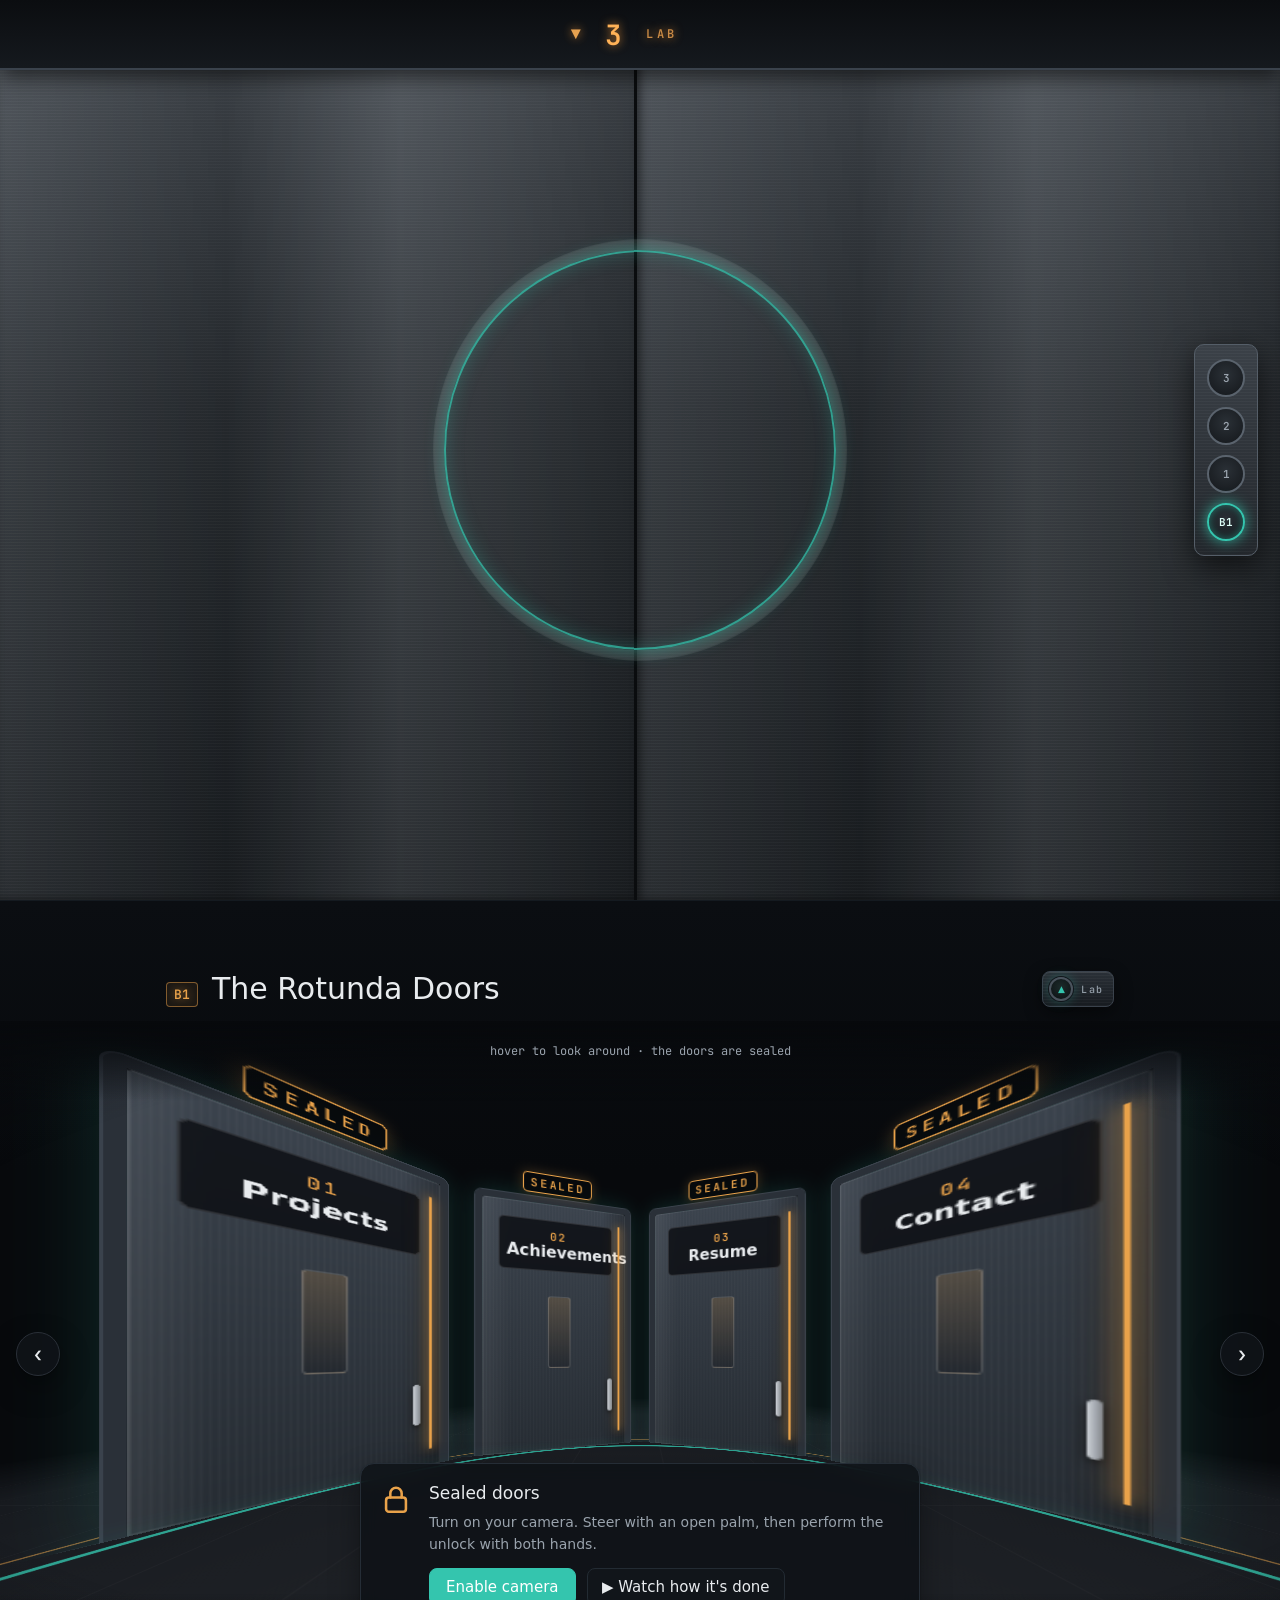
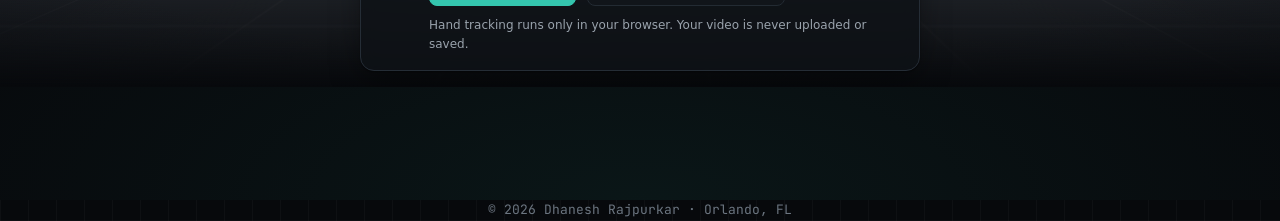
<file: index.html>
<!doctype html>
<html lang="en">
<head>
<meta charset="utf-8">
<meta name="viewport" content="width=device-width, initial-scale=1">
<title>Dhanesh Rajpurkar</title>
<meta name="description" content="Dhanesh Rajpurkar — Electrical Engineering student at UCF. Hardware, embedded systems, CAD, and AI projects.">
<meta property="og:title" content="Dhanesh Rajpurkar — EE @ UCF">
<meta property="og:description" content="Hardware + software builder. Projects, achievements, and resume.">
<link rel="preconnect" href="https://fonts.googleapis.com">
<link rel="preconnect" href="https://fonts.gstatic.com" crossorigin>
<link href="https://fonts.googleapis.com/css2?family=JetBrains+Mono:wght@400;600&display=swap" rel="stylesheet" media="print" onload="this.media='all'"><!-- loads in the background; never blocks the page -->
<link rel="stylesheet" href="styles.css">
<script type="importmap">{ "imports": { "three": "https://cdn.jsdelivr.net/npm/three@0.160.0/build/three.module.js" } }</script>
<script>
  (function () {
    var d = document.documentElement;
    try { var t = localStorage.getItem('theme'); if (t) d.dataset.theme = t; } catch (e) {}
    try { if (window.top === window && sessionStorage.getItem('handNav') === 'on') d.classList.add('shell'); } catch (e) {}
    var reduce = matchMedia('(prefers-reduced-motion: reduce)').matches;
    // Lite mode: weaker computers skip the opening scenes and the live 3D lab, so the page shows up right away.
    // ?full in the address forces the full version; ?lite forces the light one.
    var lite = false;
    try {
      var mem = navigator.deviceMemory, cores = navigator.hardwareConcurrency, net = navigator.connection;
      if ((mem && mem <= 4) || (cores && cores <= 4) || (net && (net.saveData || /2g/.test(net.effectiveType || '')))) lite = true;
      if (localStorage.getItem('lite') === '1') lite = true;          // set by the 3D lab after it ran too slowly here
      if (/[?&]lite\b/.test(location.search)) lite = true;
      if (/[?&]full\b/.test(location.search)) { lite = false; localStorage.removeItem('lite'); }
    } catch (e) {}
    if (lite) { d.classList.add('lite'); reduce = true; }            // lite = treat like reduced motion: no intro
    var seen = false;
    try { seen = sessionStorage.getItem('introSeen') === '1'; sessionStorage.removeItem('viaDoor'); } catch (e) {}
    if (!seen && !reduce && !d.classList.contains('shell')) d.classList.add('intro'); // lock intro plays once per visit
    var reelSeen = false; try { reelSeen = sessionStorage.getItem('reelSeen') === '1'; } catch (e) {}
    if (d.classList.contains('intro') && !reelSeen) d.classList.add('reel');           // space reel plays before it
    // Fallback: the black reel screen is plain HTML/CSS, but drawing it and skipping it need reel.js.
    // If reel.js hasn't started (slow or blocked download), let a click/key skip anyway, and give up after 6 s.
    function bail() { if (window.__reelStarted) return; d.classList.remove('reel', 'intro');
      try { sessionStorage.setItem('reelSeen', '1'); sessionStorage.setItem('introSeen', '1'); } catch (e) {} }
    if (d.classList.contains('intro')) {
      addEventListener('click', bail, true); addEventListener('keydown', bail, true);
      setTimeout(bail, 6000);
    }
  })();
</script>
<script src="site.js" defer></script>
<script src="media/eyes.js" defer></script>
<script src="reel.js" defer></script>
<script src="lab.js" defer></script>
<script src="elevator.js" defer></script>
<script src="gesture-core.js" defer></script>
<script src="handcam.js" defer></script>
<script src="handnav.js" defer></script>
<script src="gesture.js" defer></script>
<script src="media/demo-data.js" defer></script>
<script src="demo.js" defer></script>
</head>
<body class="home">

<div id="reel" aria-hidden="true" title="Click to skip">
  <canvas></canvas>
  <div class="reel-skip">click or press any key to skip</div>
</div>

<div id="intro" aria-hidden="true" title="Click to skip">
  <div class="idoor l"></div>
  <div class="idoor r"></div>
  <svg viewBox="0 0 1000 1000" preserveAspectRatio="xMidYMid slice">
    <path class="tr" pathLength="1" d="M0 500 H300 L340 545 H440"/>
    <path class="tr" pathLength="1" d="M1000 500 H700 L660 545 H560"/>
    <path class="tr dim" pathLength="1" d="M1000 820 H800 L740 760 H690"/>
    <path class="tr" pathLength="1" d="M620 0 V180 L560 240 V300"/>
    <path class="tr dim" pathLength="1" d="M0 800 H180 L240 740 H330"/>
    <path class="tr dim" pathLength="1" d="M1000 240 H820 L760 300 H680"/>
    <circle class="pad" cx="440" cy="545" r="7"/>
    <circle class="pad" cx="560" cy="545" r="7"/>
    <circle class="pad" cx="690" cy="760" r="6"/>
    <circle class="pad" cx="560" cy="300" r="6"/>
    <circle class="pad" cx="330" cy="740" r="6"/>
    <circle class="pad" cx="680" cy="300" r="6"/>
    <!-- the iris ring the opening scene dives into; traces charge it, then it opens -->
    <circle class="iris-glow" cx="500" cy="545" r="95"/>
    <circle class="iris-core" cx="500" cy="545" r="38"/>
    <g class="iris-spokes"><line x1="543.0" y1="545.0" x2="555.0" y2="545.0"/><line x1="537.2" y1="566.5" x2="547.6" y2="572.5"/><line x1="521.5" y1="582.2" x2="527.5" y2="592.6"/><line x1="500.0" y1="588.0" x2="500.0" y2="600.0"/><line x1="478.5" y1="582.2" x2="472.5" y2="592.6"/><line x1="462.8" y1="566.5" x2="452.4" y2="572.5"/><line x1="457.0" y1="545.0" x2="445.0" y2="545.0"/><line x1="462.8" y1="523.5" x2="452.4" y2="517.5"/><line x1="478.5" y1="507.8" x2="472.5" y2="497.4"/><line x1="500.0" y1="502.0" x2="500.0" y2="490.0"/><line x1="521.5" y1="507.8" x2="527.5" y2="497.4"/><line x1="537.2" y1="523.5" x2="547.6" y2="517.5"/></g>
    <circle class="iris-ring" cx="500" cy="545" r="60" pathLength="1"/>
    <text class="cap a" x="500" y="660">DHANESH.R // UNLOCKING</text>
    <text class="cap b" x="500" y="660">ACCESS GRANTED</text>
  </svg>
  <div class="skip">click or press any key to skip</div>
</div>

<nav>
  <div class="wrap">
    <button class="theme-toggle" id="themeToggle" aria-label="Toggle color theme">◐ theme</button>
  </div>
</nav>

<main>
  <!-- The 3D workshop (lab.js) is drawn behind this text; the text stays real HTML so it's crisp and readable by everyone. -->
  <header class="hero lab-hero" id="lab">
    <div class="lab-scrim" aria-hidden="true"></div>
    <div class="hero-copy wrap">
      <h1>Dhanesh Rajpurkar</h1>
      <p class="hero-school">University of Central Florida</p>
      <!-- Your quote: edit the text inside <p> and the name inside <cite>. -->
      <blockquote class="hero-quote" id="heroQuote"><p>“A man who has patience and experience, can do anything.”</p><cite>— Baron Zemo</cite></blockquote>
    </div>
    <a class="lab-down call" href="#hallway" aria-label="Call the elevator down to the Rotunda Doors"><span class="call-btn">▼</span><small>B1</small></a>
  </header>

  <section id="hallway" class="hallway" aria-labelledby="hallTitle">
    <div class="wrap">
      <div class="hall-head"><span class="num floor-tag">B1</span><h2 id="hallTitle">The Rotunda Doors</h2><a class="call up" href="#lab" aria-label="Take the elevator back up to the lab"><span class="call-btn">▲</span><small>Lab</small></a></div>
    </div>

    <div class="rotunda" id="rotunda" tabindex="-1">
      <div class="world" id="world">
        <div class="floor" aria-hidden="true"></div>

      <a class="door" href="projects.html" data-door>
        <span class="room" aria-hidden="true">
          <svg viewBox="0 0 24 24"><rect x="6" y="6" width="12" height="12" rx="2"/><path d="M9 2v4M15 2v4M9 18v4M15 18v4M2 9h4M2 15h4M18 9h4M18 15h4"/></svg>
          <span>Projects</span>
        </span>
        <span class="panel"><span class="plaque"><b>01</b><strong>Projects</strong></span><span class="knob"></span></span>
      </a>

      <a class="door" href="achievements.html" data-door>
        <span class="room" aria-hidden="true">
          <svg viewBox="0 0 24 24"><path d="M8 4h8v5a4 4 0 0 1-8 0z"/><path d="M8 6H5a3 3 0 0 0 3 4M16 6h3a3 3 0 0 1-3 4M12 13v4M8 21h8M9 17h6"/></svg>
          <span>Achievements</span>
        </span>
        <span class="panel"><span class="plaque"><b>02</b><strong>Achievements</strong></span><span class="knob"></span></span>
      </a>

      <a class="door" href="resume.html" data-door>
        <span class="room" aria-hidden="true">
          <svg viewBox="0 0 24 24"><path d="M6 2h9l4 4v16H6z"/><path d="M14 2v5h5M9 12h7M9 16h7"/></svg>
          <span>Resume</span>
        </span>
        <span class="panel"><span class="plaque"><b>03</b><strong>Resume</strong></span><span class="knob"></span></span>
      </a>

      <a class="door" href="contact.html" data-door>
        <span class="room" aria-hidden="true">
          <svg viewBox="0 0 24 24"><rect x="3" y="5" width="18" height="14" rx="2"/><path d="M3 7l9 6 9-6"/></svg>
          <span>Contact</span>
        </span>
        <span class="panel"><span class="plaque"><b>04</b><strong>Contact</strong></span><span class="knob"></span></span>
      </a>
        <!-- the armory: two armored suits in display alcoves, one each side of the doors. Pictures live in media/armory/ (swap in your own renders, same file names) -->
        <div class="pod" aria-hidden="true" style="--a:84deg;--suit:#565e68;--suit2:#23272d;--glow:#5ff0d8">
          <div class="alc"><i class="alc-back"></i><i class="alc-side l"></i><i class="alc-side r"></i><i class="alc-top"><i class="pod-lights"></i></i><i class="alc-floor"></i><i class="pod-plinth"></i><img class="suit" src="media/armory/suit-eva.webp" alt="" loading="lazy"><i class="alc-frame"></i></div>
          <i class="pod-post l"></i><i class="pod-post r"></i>
          <span class="pod-tag"><b>MK·EVA</b>Deep-space EVA</span>
        </div>
        <div class="pod" aria-hidden="true" style="--a:-84deg;--suit:#c9ced5;--suit2:#5f6670;--glow:#ffb257">
          <div class="alc"><i class="alc-back"></i><i class="alc-side l"></i><i class="alc-side r"></i><i class="alc-top"><i class="pod-lights"></i></i><i class="alc-floor"></i><i class="pod-plinth"></i><img class="suit" src="media/armory/suit-lunar.webp" alt="" loading="lazy"><i class="alc-frame"></i></div>
          <i class="pod-post l"></i><i class="pod-post r"></i>
          <span class="pod-tag"><b>MK·LUNAR</b>Lunar surface</span>
        </div>
      </div>
      <div class="vignette" aria-hidden="true"></div>
      <button class="turn l" type="button" aria-label="Turn left">‹</button>
      <button class="turn r" type="button" aria-label="Turn right">›</button>
      <p class="hint" id="hint">hover a door to turn toward it · click to walk through</p>

      <div class="demo" id="demo" hidden>
        <div class="demo-card" role="dialog" aria-label="How to unlock the doors">
          <div class="demo-head"><b>How to unlock the doors</b><button class="demo-x" type="button" aria-label="Close">×</button></div>
          <canvas id="demoView" aria-label="Two hands performing the unlock gesture"></canvas>
          <ol class="demo-steps"><li><b>1</b> Separate</li><li><b>2</b> Moving</li><li><b>3</b> Eye</li></ol>
          <p class="demo-tip" id="demoTip"></p>
          <button class="btn primary" id="demoTry" type="button">Try it: enable camera</button>
        </div>
      </div>

      <div class="gate" id="gate">
        <div class="gate-card" id="gateCard">
          <svg viewBox="0 0 24 24" aria-hidden="true"><rect x="5" y="11" width="14" height="10" rx="2"/><path d="M8 11V8a4 4 0 0 1 8 0v3"/></svg>
          <div>
            <h3>Sealed doors</h3>
            <p>Turn on your camera. Steer with an open palm, then perform the unlock with both hands.</p>
            <button class="btn primary" id="camBtn" type="button">Enable camera</button>
            <button class="btn" id="demoBtn" type="button">▶ Watch how it's done</button>
            <p class="fine" id="gateMsg">Hand tracking runs only in your browser. Your video is never uploaded or saved.</p>
          </div>
        </div>
        <div class="gate-hud" id="hud" hidden>
          <canvas id="camView" width="240" height="180" aria-label="Your camera, with tracked hands"></canvas>
          <div>
            <ol class="steps">
              <li><b>1</b> Separate <span>wrists crossed · fingers spread wide</span><i></i></li>
              <li><b>2</b> Moving <span>swing hands around each other and apart</span><i></i></li>
              <li><b>3</b> Eye <span>fingertips meet on top · thumbs below</span><i></i></li>
            </ol>
            <p class="hud-note" id="hudNote">raise a hand into view</p>
          </div>
        </div>
      </div>
    </div>
  </section>
</main>

<!-- The elevator between the lab (top floor) and the rotunda (basement). Run by elevator.js. -->
<div class="elevator" id="elevator" hidden aria-hidden="true">
  <div class="el-cab">
    <div class="el-door el-l"></div><div class="el-door el-r"></div>
    <div class="el-seam"></div>
  </div>
  <div class="el-head"><span class="el-arrow" id="elArrow">▼</span><span class="el-floor" id="elFloor">3</span><span class="el-name" id="elName">LAB</span></div>
  <div class="el-panel"><b data-f="0">3</b><b data-f="1">2</b><b data-f="2">1</b><b data-f="3">B1</b></div>
</div>

<footer class="wrap mono">© <span id="yr"></span> Dhanesh Rajpurkar · Orlando, FL</footer>
</body>
</html>
</file>
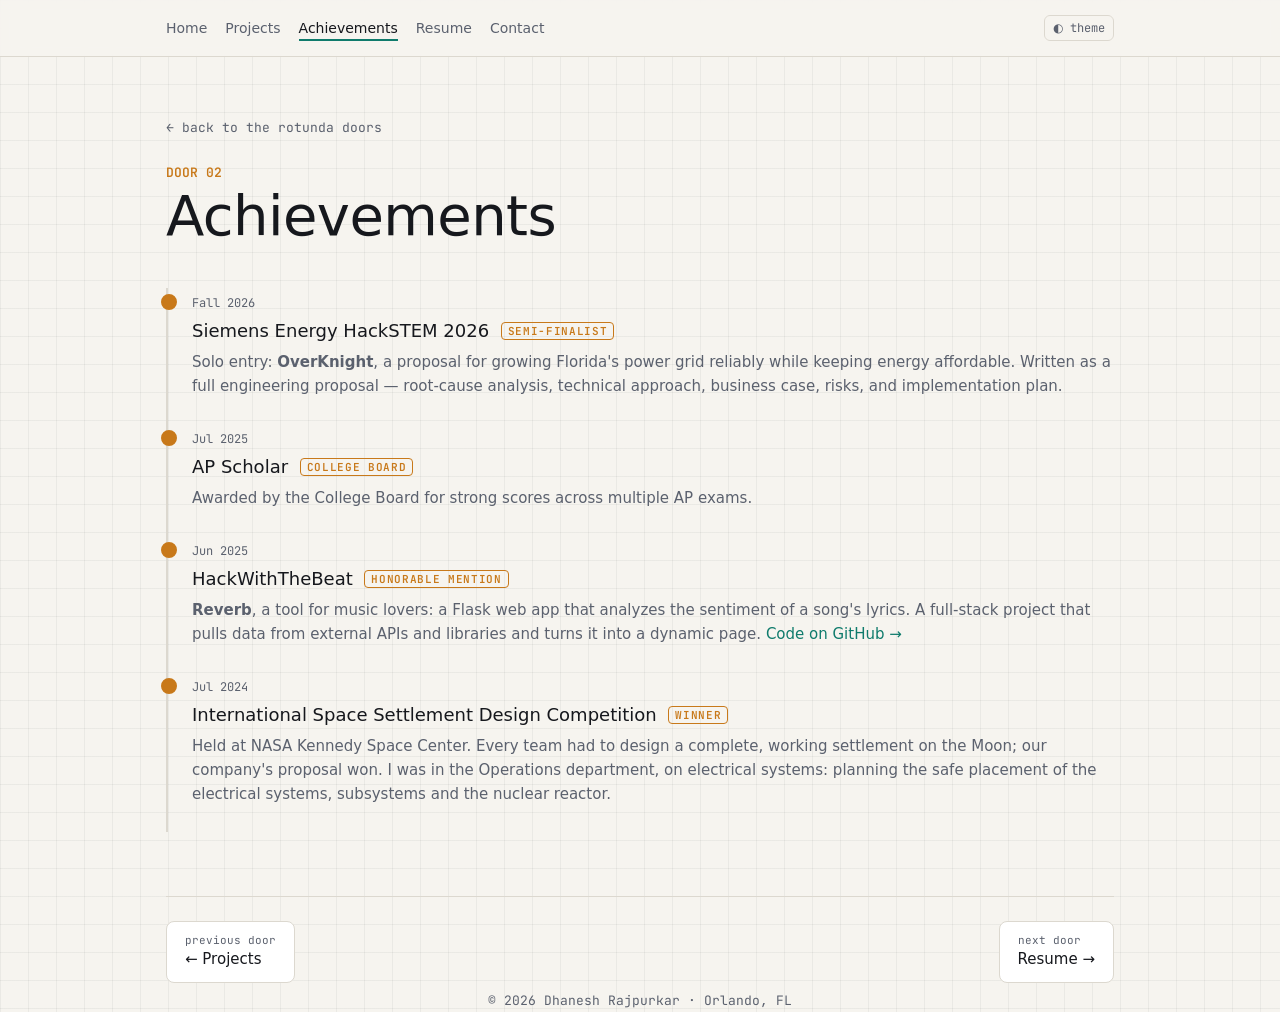
<file: achievements.html>
<!doctype html>
<html lang="en">
<head>
<meta charset="utf-8">
<meta name="viewport" content="width=device-width, initial-scale=1">
<title>Achievements — Dhanesh Rajpurkar</title>
<meta name="description" content="Awards, competitions and hackathons: Dhanesh Rajpurkar.">
<link rel="preconnect" href="https://fonts.googleapis.com">
<link rel="preconnect" href="https://fonts.gstatic.com" crossorigin>
<link href="https://fonts.googleapis.com/css2?family=JetBrains+Mono:wght@400;600&display=swap" rel="stylesheet" media="print" onload="this.media='all'"><!-- loads in the background; never blocks the page -->
<link rel="stylesheet" href="styles.css">
<script>
  (function () {
    var d = document.documentElement;
    try { var t = localStorage.getItem('theme'); if (t) d.dataset.theme = t; } catch (e) {}
    try { if (window.top === window && sessionStorage.getItem('handNav') === 'on') d.classList.add('shell'); } catch (e) {}
    try {
      if (sessionStorage.getItem('viaDoor') === '1') {
        sessionStorage.removeItem('viaDoor');
        if (!matchMedia('(prefers-reduced-motion: reduce)').matches) d.classList.add('arrive');
      }
    } catch (e) {}
  })();
</script>
<script src="site.js" defer></script>
<script src="gesture-core.js" defer></script>
<script src="handcam.js" defer></script>
<script src="handnav.js" defer></script>
</head>
<body>
<nav>
  <div class="wrap">
    <div class="links">
      <a href="index.html">Home</a>
      <a href="projects.html">Projects</a>
      <a href="achievements.html" aria-current="page">Achievements</a>
      <a href="resume.html">Resume</a>
      <a href="contact.html">Contact</a>
    </div>
    <button class="theme-toggle" id="themeToggle" aria-label="Toggle color theme">◐ theme</button>
  </div>
</nav>

<main>
  <header class="page-head wrap">
    <a class="back" href="index.html#hallway">← back to the rotunda doors</a>
    <span class="num">DOOR 02</span>
    <h1>Achievements</h1>
  </header>

  <section class="page-body wrap">
    <ul class="timeline">
      <li class="win">
        <span class="when mono">Fall 2026</span>
        <h3>Siemens Energy HackSTEM 2026 <span class="badge">Semi-finalist</span></h3>
        <p>Solo entry: <b>OverKnight</b>, a proposal for growing Florida's power grid reliably while keeping energy affordable. Written as a full engineering proposal — root-cause analysis, technical approach, business case, risks, and implementation plan.</p>
      </li>
      <li class="win">
        <span class="when mono">Jul 2025</span>
        <h3>AP Scholar <span class="badge">College Board</span></h3>
        <p>Awarded by the College Board for strong scores across multiple AP exams.</p>
      </li>
      <li class="win">
        <span class="when mono">Jun 2025</span>
        <h3>HackWithTheBeat <span class="badge">Honorable Mention</span></h3>
        <p><b>Reverb</b>, a tool for music lovers: a Flask web app that analyzes the sentiment of a song's lyrics. A full-stack project that pulls data from external APIs and libraries and turns it into a dynamic page. <a href="https://github.com/DhaneshRajpurkar/Reverb" target="_blank" rel="noopener">Code on GitHub →</a></p>
      </li>
      <li class="win">
        <span class="when mono">Jul 2024</span>
        <h3>International Space Settlement Design Competition <span class="badge">Winner</span></h3>
        <p>Held at NASA Kennedy Space Center. Every team had to design a complete, working settlement on the Moon; our company's proposal won. I was in the Operations department, on electrical systems: planning the safe placement of the electrical systems, subsystems and the nuclear reactor.</p>
      </li>
    </ul>
  </section>

  <div class="wrap">
    <div class="pager">
      <a class="btn" href="projects.html" data-nav="prev"><small>previous door</small>← Projects</a>
      <a class="btn" href="resume.html" data-nav="next"><small>next door</small>Resume →</a>
    </div>
  </div>
</main>

<footer class="wrap mono">© <span id="yr"></span> Dhanesh Rajpurkar · Orlando, FL</footer>
</body>
</html>
</file>
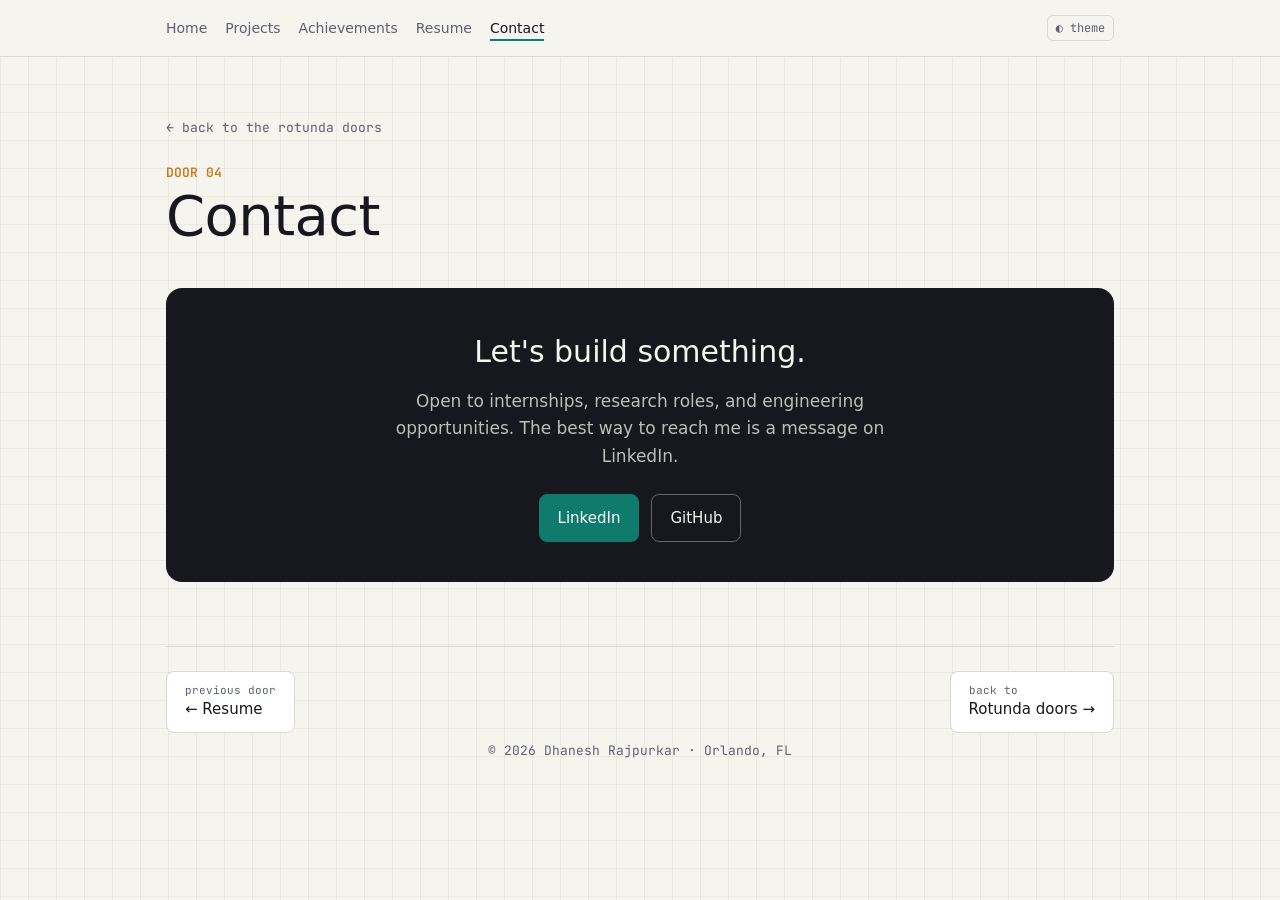
<file: contact.html>
<!doctype html>
<html lang="en">
<head>
<meta charset="utf-8">
<meta name="viewport" content="width=device-width, initial-scale=1">
<title>Contact — Dhanesh Rajpurkar</title>
<meta name="description" content="Get in touch with Dhanesh Rajpurkar.">
<link rel="preconnect" href="https://fonts.googleapis.com">
<link rel="preconnect" href="https://fonts.gstatic.com" crossorigin>
<link href="https://fonts.googleapis.com/css2?family=JetBrains+Mono:wght@400;600&display=swap" rel="stylesheet" media="print" onload="this.media='all'"><!-- loads in the background; never blocks the page -->
<link rel="stylesheet" href="styles.css">
<script>
  (function () {
    var d = document.documentElement;
    try { var t = localStorage.getItem('theme'); if (t) d.dataset.theme = t; } catch (e) {}
    try { if (window.top === window && sessionStorage.getItem('handNav') === 'on') d.classList.add('shell'); } catch (e) {}
    try {
      if (sessionStorage.getItem('viaDoor') === '1') {
        sessionStorage.removeItem('viaDoor');
        if (!matchMedia('(prefers-reduced-motion: reduce)').matches) d.classList.add('arrive');
      }
    } catch (e) {}
  })();
</script>
<script src="site.js" defer></script>
<script src="gesture-core.js" defer></script>
<script src="handcam.js" defer></script>
<script src="handnav.js" defer></script>
</head>
<body>
<nav>
  <div class="wrap">
    <div class="links">
      <a href="index.html">Home</a>
      <a href="projects.html">Projects</a>
      <a href="achievements.html">Achievements</a>
      <a href="resume.html">Resume</a>
      <a href="contact.html" aria-current="page">Contact</a>
    </div>
    <button class="theme-toggle" id="themeToggle" aria-label="Toggle color theme">◐ theme</button>
  </div>
</nav>

<main>
  <header class="page-head wrap">
    <a class="back" href="index.html#hallway">← back to the rotunda doors</a>
    <span class="num">DOOR 04</span>
    <h1>Contact</h1>
  </header>

  <section class="page-body wrap">
    <div class="contact">
      <h2>Let's build something.</h2>
      <p>Open to internships, research roles, and engineering opportunities. The best way to reach me is a message on LinkedIn.</p>
      <div class="cta">
        <!-- No email or phone on purpose. -->
        <a class="btn primary" href="https://www.linkedin.com/in/dhanesh-rajpurkar-28335b420/" target="_blank" rel="noopener">LinkedIn</a>
        <a class="btn" href="https://github.com/DhaneshRajpurkar" target="_blank" rel="noopener">GitHub</a>
      </div>
    </div>
  </section>

  <div class="wrap">
    <div class="pager">
      <a class="btn" href="resume.html" data-nav="prev"><small>previous door</small>← Resume</a>
      <a class="btn" href="index.html#hallway" data-nav="next"><small>back to</small>Rotunda doors →</a>
    </div>
  </div>
</main>

<footer class="wrap mono">© <span id="yr"></span> Dhanesh Rajpurkar · Orlando, FL</footer>
</body>
</html>
</file>
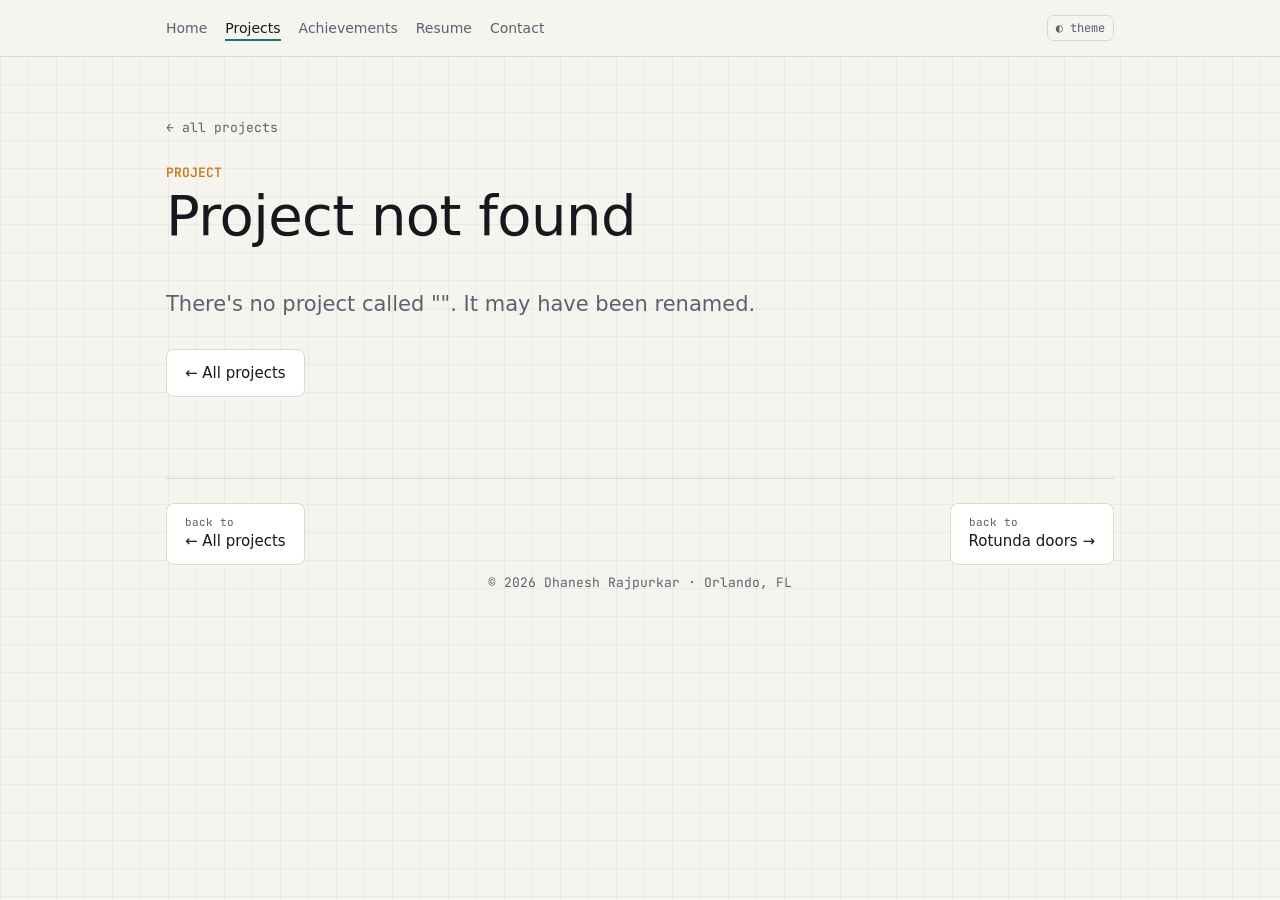
<file: project.html>
<!doctype html>
<html lang="en">
<head>
<meta charset="utf-8">
<meta name="viewport" content="width=device-width, initial-scale=1">
<title>Project — Dhanesh Rajpurkar</title>
<meta name="description" content="Hardware, embedded, and AI projects by Dhanesh Rajpurkar.">
<link rel="preconnect" href="https://fonts.googleapis.com">
<link rel="preconnect" href="https://fonts.gstatic.com" crossorigin>
<link href="https://fonts.googleapis.com/css2?family=JetBrains+Mono:wght@400;600&display=swap" rel="stylesheet" media="print" onload="this.media='all'"><!-- loads in the background; never blocks the page -->
<link rel="stylesheet" href="styles.css">
<script>
  (function () {
    var d = document.documentElement;
    try { var t = localStorage.getItem('theme'); if (t) d.dataset.theme = t; } catch (e) {}
    try { if (window.top === window && sessionStorage.getItem('handNav') === 'on') d.classList.add('shell'); } catch (e) {}
    try {
      if (sessionStorage.getItem('viaDoor') === '1') {
        sessionStorage.removeItem('viaDoor');
        if (!matchMedia('(prefers-reduced-motion: reduce)').matches) d.classList.add('arrive');
      }
    } catch (e) {}
  })();
</script>
<script src="site.js" defer></script>
<script src="projects-data.js" defer></script>
<script src="projects.js" defer></script>
<script src="gesture-core.js" defer></script>
<script src="handcam.js" defer></script>
<script src="handnav.js" defer></script>
</head>
<body>
<nav>
  <div class="wrap">
    <div class="links">
      <a href="index.html">Home</a>
      <a href="projects.html" aria-current="page">Projects</a>
      <a href="achievements.html">Achievements</a>
      <a href="resume.html">Resume</a>
      <a href="contact.html">Contact</a>
    </div>
    <button class="theme-toggle" id="themeToggle" aria-label="Toggle color theme">◐ theme</button>
  </div>
</nav>

<main>
  <!-- Everything on this page is filled in from projects-data.js (project.html?p=<id>) — edit that file, not this one. -->
  <header class="page-head wrap" id="projectHead">
    <a class="back" href="projects.html">← all projects</a>
    <span class="num">PROJECT</span>
    <h1>Loading…</h1>
  </header>

  <section class="page-body wrap">
    <div id="projectDetail" class="pd"></div>
  </section>

  <div class="wrap">
    <div class="pager">
      <a class="btn" href="projects.html" data-nav="prev"><small>back to</small>← All projects</a>
      <a class="btn" href="index.html#hallway" data-nav="next"><small>back to</small>Rotunda doors →</a>
    </div>
  </div>
</main>

<footer class="wrap mono">© <span id="yr"></span> Dhanesh Rajpurkar · Orlando, FL</footer>
</body>
</html>
</file>
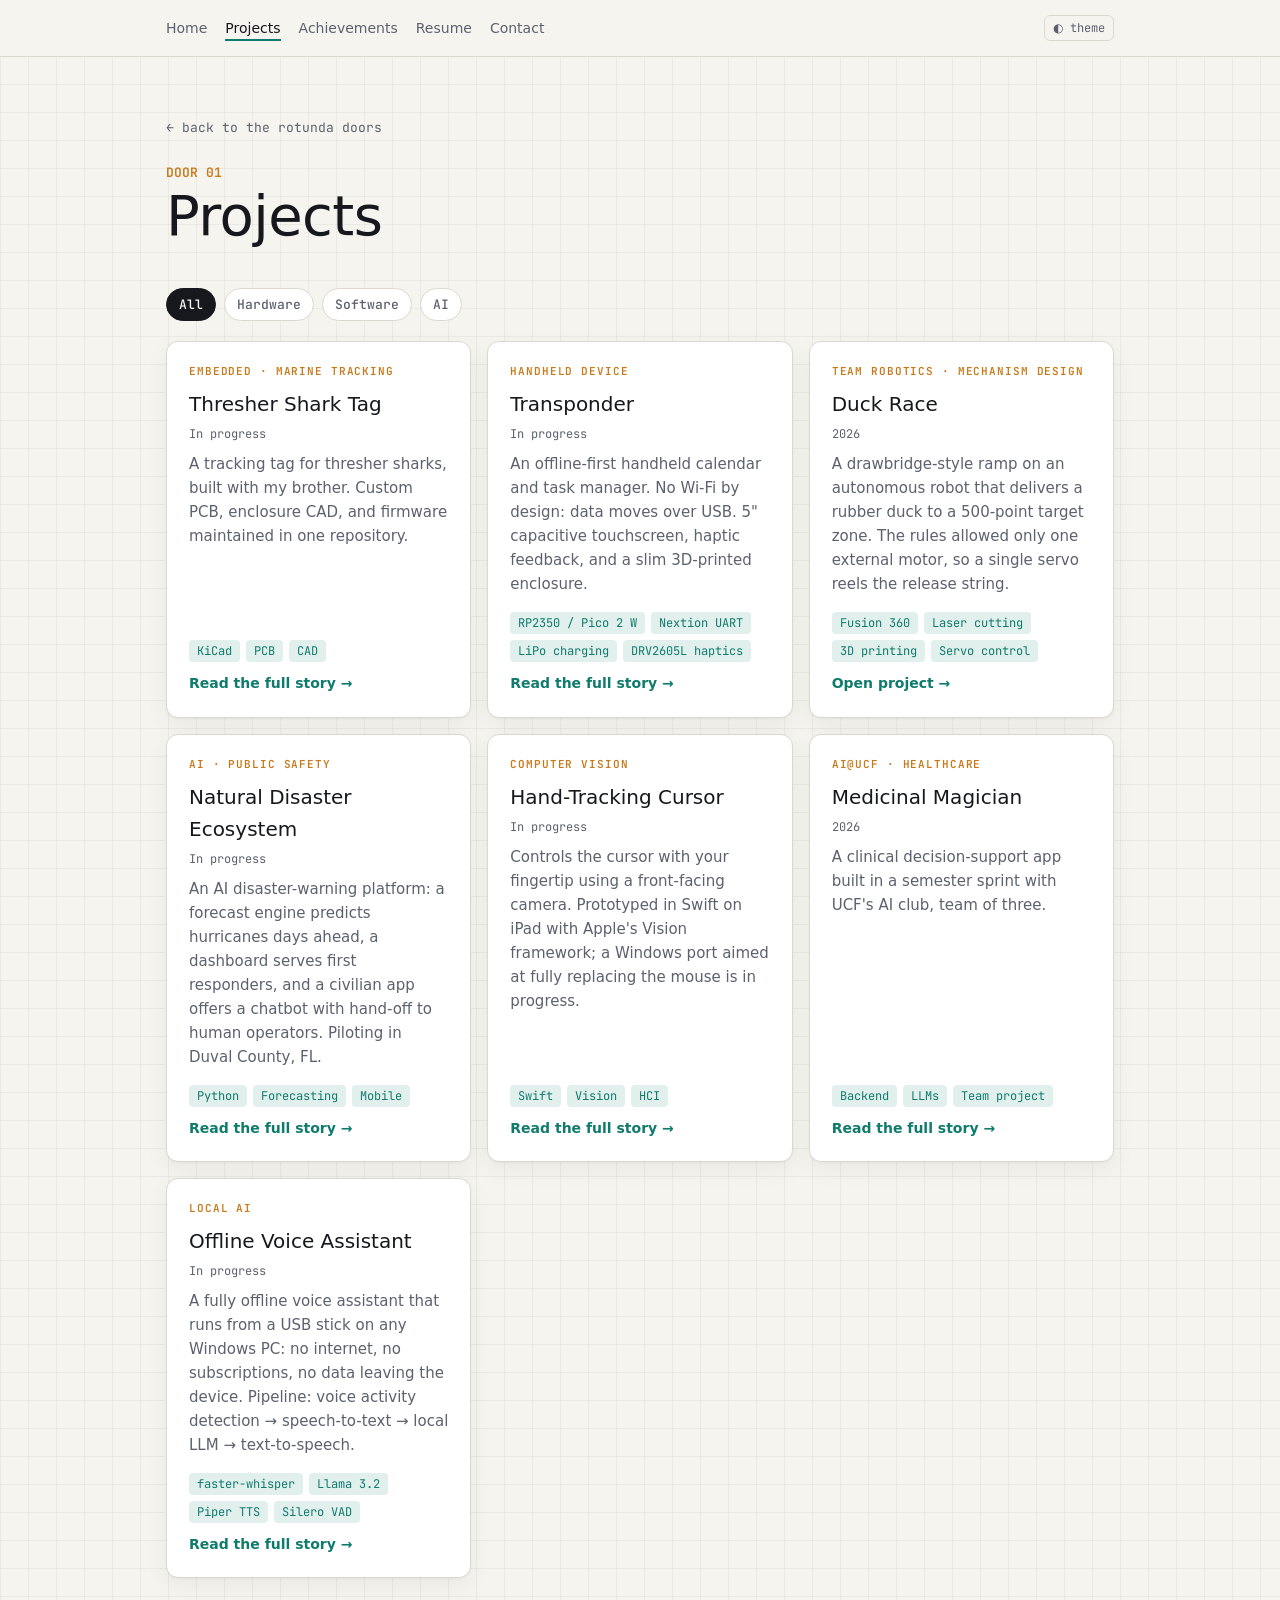
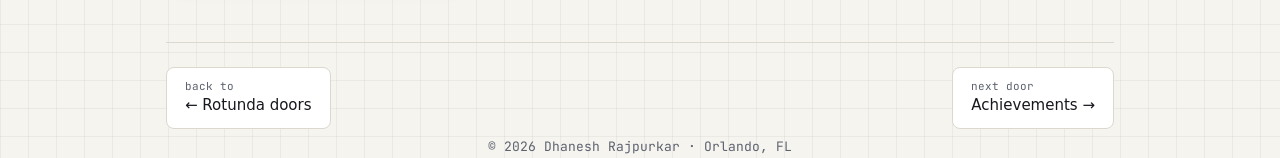
<file: projects.html>
<!doctype html>
<html lang="en">
<head>
<meta charset="utf-8">
<meta name="viewport" content="width=device-width, initial-scale=1">
<title>Projects — Dhanesh Rajpurkar</title>
<meta name="description" content="Hardware, embedded, and AI projects by Dhanesh Rajpurkar.">
<link rel="preconnect" href="https://fonts.googleapis.com">
<link rel="preconnect" href="https://fonts.gstatic.com" crossorigin>
<link href="https://fonts.googleapis.com/css2?family=JetBrains+Mono:wght@400;600&display=swap" rel="stylesheet" media="print" onload="this.media='all'"><!-- loads in the background; never blocks the page -->
<link rel="stylesheet" href="styles.css">
<script>
  (function () {
    var d = document.documentElement;
    try { var t = localStorage.getItem('theme'); if (t) d.dataset.theme = t; } catch (e) {}
    try { if (window.top === window && sessionStorage.getItem('handNav') === 'on') d.classList.add('shell'); } catch (e) {}
    try {
      if (sessionStorage.getItem('viaDoor') === '1') {
        sessionStorage.removeItem('viaDoor');
        if (!matchMedia('(prefers-reduced-motion: reduce)').matches) d.classList.add('arrive');
      }
    } catch (e) {}
  })();
</script>
<script src="site.js" defer></script>
<script src="projects-data.js" defer></script>
<script src="projects.js" defer></script>
<script src="gesture-core.js" defer></script>
<script src="handcam.js" defer></script>
<script src="handnav.js" defer></script>
</head>
<body>
<nav>
  <div class="wrap">
    <div class="links">
      <a href="index.html">Home</a>
      <a href="projects.html" aria-current="page">Projects</a>
      <a href="achievements.html">Achievements</a>
      <a href="resume.html">Resume</a>
      <a href="contact.html">Contact</a>
    </div>
    <button class="theme-toggle" id="themeToggle" aria-label="Toggle color theme">◐ theme</button>
  </div>
</nav>

<main>
  <header class="page-head wrap">
    <a class="back" href="index.html#hallway">← back to the rotunda doors</a>
    <span class="num">DOOR 01</span>
    <h1>Projects</h1>
  </header>

  <section class="page-body wrap">
    <!-- The filter buttons and project cards are built from projects-data.js — edit that file, not this one. -->
    <div class="filters" id="projectFilters" role="group" aria-label="Filter projects"></div>
    <div class="grid" id="projectGrid"></div>
  </section>

  <div class="wrap">
    <div class="pager">
      <a class="btn" href="index.html#hallway" data-nav="prev"><small>back to</small>← Rotunda doors</a>
      <a class="btn" href="achievements.html" data-nav="next"><small>next door</small>Achievements →</a>
    </div>
  </div>
</main>

<footer class="wrap mono">© <span id="yr"></span> Dhanesh Rajpurkar · Orlando, FL</footer>
</body>
</html>
</file>
<file: styles.css>
/* ===== Shared styles for every page ===== */
:root {
  --bg: #f6f4ef;
  --surface: #ffffff;
  --ink: #16181d;
  --muted: #5b616e;
  --line: #dcd8cf;
  --accent: #0f7b6c;      /* PCB solder-mask green */
  --accent-2: #c8791a;    /* copper */
  --grid: rgba(22,24,29,0.05);
  --shadow: 0 1px 2px rgba(0,0,0,.04), 0 8px 24px rgba(0,0,0,.05);
  --portal: color-mix(in srgb, var(--accent) 28%, var(--bg));
}
@media (prefers-color-scheme: dark) {
  :root:not([data-theme="light"]) {
    --bg: #0d1013; --surface: #151a1f; --ink: #e8ebee; --muted: #9aa3ad;
    --line: #26303a; --accent: #34c5ae; --accent-2: #e9a24a;
    --grid: rgba(255,255,255,0.035);
    --shadow: 0 1px 2px rgba(0,0,0,.3), 0 8px 24px rgba(0,0,0,.25);
  }
}
:root[data-theme="dark"] {
  --bg: #0d1013; --surface: #151a1f; --ink: #e8ebee; --muted: #9aa3ad;
  --line: #26303a; --accent: #34c5ae; --accent-2: #e9a24a;
  --grid: rgba(255,255,255,0.035);
  --shadow: 0 1px 2px rgba(0,0,0,.3), 0 8px 24px rgba(0,0,0,.25);
}

* { box-sizing: border-box; }
html { scroll-behavior: smooth; }
body {
  margin: 0;
  background-color: var(--bg);
  background-image:
    linear-gradient(var(--grid) 1px, transparent 1px),
    linear-gradient(90deg, var(--grid) 1px, transparent 1px);
  background-size: 28px 28px;
  color: var(--ink);
  font: 17px/1.6 ui-sans-serif, system-ui, -apple-system, "Segoe UI", Roboto, "Helvetica Neue", Arial, sans-serif;
  font-weight: 400; -webkit-font-smoothing: antialiased;
  -webkit-font-smoothing: antialiased;
}
a { color: var(--accent); text-decoration: none; }
a:hover { text-decoration: underline; }
.mono { font-family: "JetBrains Mono", ui-monospace, monospace; }
.wrap { max-width: 980px; margin: 0 auto; padding: 0 16px; }

/* ---- nav ---- */
nav {
  position: sticky; top: 0; z-index: 10;
  background: color-mix(in srgb, var(--bg) 88%, transparent);
  backdrop-filter: blur(8px);
  border-bottom: 1px solid var(--line);
}
nav .wrap { display: flex; align-items: center; justify-content: space-between; min-height: 56px; gap: 12px; }
.logo { font-family: "JetBrains Mono", monospace; font-weight: 600; color: var(--ink); }
.logo span { color: var(--accent); }
.logo:hover { text-decoration: none; }
.links { display: flex; gap: 18px; font-size: 14px; }
.links a { color: var(--muted); white-space: nowrap; }
.links a:hover, .links a[aria-current="page"] { color: var(--ink); text-decoration: none; }
.links a[aria-current="page"] { box-shadow: 0 2px 0 var(--accent); }
.theme-toggle { background: none; border: 1px solid var(--line); color: var(--muted); border-radius: 6px; padding: 4px 8px; cursor: pointer; font: 12px "JetBrains Mono", monospace; }
@media (max-width: 680px) {
  nav .wrap { flex-wrap: wrap; padding-top: 10px; padding-bottom: 8px; row-gap: 6px; }
  .links { order: 3; width: 100%; overflow-x: auto; gap: 16px; font-size: 13px; padding-bottom: 4px; }
}

/* ---- buttons, tags ---- */
.tag {
  display: inline-flex; align-items: center; gap: 8px;
  font: 600 12px/1 "JetBrains Mono", monospace; letter-spacing: .08em; text-transform: uppercase;
  color: var(--accent); border: 1px solid var(--accent); border-radius: 999px; padding: 6px 12px;
}
.tag::before { content: ""; width: 7px; height: 7px; border-radius: 50%; background: var(--accent); }
.cta { display: flex; flex-wrap: wrap; gap: 12px; }
.btn {
  display: inline-block; padding: 11px 18px; border-radius: 8px; font-weight: 500; font-size: 15px;
  border: 1px solid var(--line); background: var(--surface); color: var(--ink);
}
.btn.primary { background: var(--accent); border-color: var(--accent); color: #fff; }
.btn:hover { text-decoration: none; transform: translateY(-1px); }
.lede { font-size: clamp(18px, 2.4vw, 21px); color: var(--muted); max-width: 640px; margin: 0 0 28px; }

/* ---- home hero ---- */
header.hero { padding-top: 80px; padding-bottom: 40px; }
h1 { font-size: clamp(40px, 7vw, 72px); line-height: 1.02; margin: 22px 0 18px; letter-spacing: -0.02em; }
h1 em { font-style: normal; color: var(--accent); }
.trace { margin-top: 48px; height: 2px; background: linear-gradient(90deg, var(--accent) 0 30%, var(--accent-2) 30% 34%, var(--line) 34%); }

/* ---- hallway of doors ---- */
.hallway { padding-top: 24px; }
.hall-head { display: flex; align-items: baseline; gap: 14px; margin-bottom: 8px; }
.hall-head h2 { font-size: 30px; margin: 0; }
.hall-head .num { font: 600 13px "JetBrains Mono", monospace; color: var(--accent-2); }
.hall-sub { color: var(--muted); margin: 0 0 8px; font-size: 15px; }

/* the rotunda: doors stand in an arc around the viewer */
.rotunda {
  position: relative; height: clamp(440px, 74vh, 700px); overflow: clip;
  perspective: 285px; /* set by site.js to fit the screen */
  touch-action: pan-y; user-select: none; -webkit-user-select: none;
  outline: none;
}
.world {
  position: absolute; left: 50%; top: 50%; width: 0; height: 0;
  transform-style: preserve-3d;
  transform: translateZ(285px);
}
.floor {
  position: absolute; left: -620px; top: -620px; width: 1240px; height: 1240px;
  transform: translateY(96px) rotateX(90deg);
  border-radius: 50%; pointer-events: none;
  background:
    radial-gradient(circle, transparent 0 296px, var(--accent) 297px 300px, transparent 301px 318px,
                    color-mix(in srgb, var(--accent-2) 70%, transparent) 319px 320px, transparent 321px),
    linear-gradient(var(--grid) 2px, transparent 2px) 0 0 / 40px 40px,
    linear-gradient(90deg, var(--grid) 2px, transparent 2px) 0 0 / 40px 40px;
  -webkit-mask: radial-gradient(circle, #000 0 52%, transparent 70%);
          mask: radial-gradient(circle, #000 0 52%, transparent 70%);
}
.vignette {
  position: absolute; inset: 0; pointer-events: none;
  background:
    linear-gradient(var(--bg), transparent 14%, transparent 86%, var(--bg)),
    radial-gradient(120% 90% at 50% 50%, transparent 55%, color-mix(in srgb, var(--bg) 85%, transparent));
}
.turn {
  position: absolute; top: 50%; z-index: 2; translate: 0 -50%;
  width: 44px; height: 44px; border-radius: 50%; cursor: pointer;
  border: 1px solid var(--line); background: var(--surface); color: var(--ink);
  font: 600 20px/1 "JetBrains Mono", monospace; box-shadow: var(--shadow);
}
.turn.l { left: 16px; } .turn.r { right: 16px; }
.turn:disabled { opacity: .35; cursor: default; }
.hint { position: absolute; top: 10px; left: 0; right: 0; text-align: center; font: 12px "JetBrains Mono", monospace; color: var(--muted); pointer-events: none; z-index: 2; }

.door {
  position: absolute; left: -75px; top: -126px; display: block;
  width: 150px; height: 252px;
  border: 7px solid var(--ink); border-bottom: 0; border-radius: 14px 14px 0 0;
  transform-style: preserve-3d; color: inherit;
  -webkit-tap-highlight-color: transparent;
}
.door:hover { text-decoration: none; }
.door:focus-visible { outline: 3px solid var(--accent-2); outline-offset: 8px; }
.door.focus { border-color: var(--accent); }
.door.focus::after { background: var(--accent); }
.door::after { /* threshold step */
  content: ""; position: absolute; left: -18px; right: -18px; bottom: -10px; height: 10px;
  background: var(--ink); border-radius: 3px;
}
.door .room {
  position: absolute; inset: 0; border-radius: 6px 6px 0 0; overflow: hidden;
  background: radial-gradient(130% 85% at 50% 32%,
    color-mix(in srgb, var(--accent) 55%, var(--bg)) 0%,
    var(--portal) 55%,
    color-mix(in srgb, var(--accent) 8%, var(--bg)) 100%);
  display: flex; flex-direction: column; align-items: center; justify-content: center; gap: 12px;
  color: var(--ink);
}
.room svg { width: 46px; height: 46px; fill: none; stroke: currentColor; stroke-width: 1.7; stroke-linecap: round; stroke-linejoin: round; }
.room span { font: 600 12px "JetBrains Mono", monospace; letter-spacing: .1em; text-transform: uppercase; }

.door .panel {
  position: absolute; inset: 0; border-radius: 6px 6px 0 0;
  background: var(--surface); box-shadow: inset 0 0 0 1px var(--line);
  transform-origin: left center;
  transition: transform .55s cubic-bezier(.3,.7,.2,1), box-shadow .3s;
  padding: 16px 14px; display: block;
}
.panel::before, .panel::after { /* raised door panels */
  content: ""; position: absolute; left: 16px; right: 16px;
  border: 2px solid var(--line); border-radius: 4px;
}
.panel::before { top: 96px; height: 52px; }
.panel::after  { top: 160px; bottom: 16px; }
.plaque {
  display: block; position: relative; text-align: center; background: var(--bg);
  border: 1px solid var(--line); border-radius: 5px; padding: 8px 6px 9px;
}
.plaque b { display: block; font: 600 11px "JetBrains Mono", monospace; color: var(--accent-2); letter-spacing: .08em; }
.plaque strong { display: block; font-size: 15px; line-height: 1.2; }
.plaque small { display: block; font-size: 11px; color: var(--muted); margin-top: 2px; }
.knob {
  position: absolute; right: 13px; top: 128px; width: 13px; height: 13px; border-radius: 50%;
  background: radial-gradient(circle at 35% 35%, #f3c27e, var(--accent-2) 60%);
  box-shadow: 0 1px 2px rgba(0,0,0,.35);
}
.door.focus .panel {
  transform: rotateY(-24deg);
  box-shadow: inset 0 0 0 1px var(--line), 10px 0 22px rgba(0,0,0,.22);
}
.door.open .panel {
  transform: rotateY(-108deg); transition-duration: .6s;
  box-shadow: inset 0 0 0 1px var(--line), 18px 0 30px rgba(0,0,0,.28);
}


/* door → page transition */
.portal {
  position: fixed; inset: 0; z-index: 200; pointer-events: none; background: var(--portal);
  opacity: 0; transition: opacity .3s ease-in;
}
.portal.on { opacity: 1; }
html.arrive body::after {
  content: ""; position: fixed; inset: 0; z-index: 200; pointer-events: none;
  background: var(--portal); animation: arriveFade .55s ease-out .05s forwards;
}
@keyframes arriveFade { to { opacity: 0; visibility: hidden; } }
html.arrive main > * { animation: rise .6s ease-out .15s both; }
html.arrive main > *:nth-child(2) { animation-delay: .25s; }
html.arrive main > *:nth-child(3) { animation-delay: .35s; }
@keyframes rise { from { opacity: 0; transform: translateY(18px); } }

/* ---- sub-page layout ---- */
.page-head { padding-top: 56px; padding-bottom: 8px; }
.back { font: 13px "JetBrains Mono", monospace; color: var(--muted); }
.page-head .num { display: block; margin-top: 24px; font: 600 13px "JetBrains Mono", monospace; color: var(--accent-2); }
.page-head h1 { font-size: clamp(36px, 6vw, 56px); margin: 6px 0 12px; }
.page-body { padding-top: 24px; padding-bottom: 40px; }
.pager {
  display: flex; justify-content: space-between; gap: 12px; flex-wrap: wrap;
  padding: 24px 0 8px; border-top: 1px solid var(--line); margin-top: 24px;
}
.pager .btn small { display: block; font: 11px "JetBrains Mono", monospace; color: var(--muted); }

/* about */
.about { display: grid; grid-template-columns: 1.4fr 1fr; gap: 32px; }
@media (max-width: 760px) { .about { grid-template-columns: 1fr; } }
.about p { margin: 0 0 14px; }
.facts { background: var(--surface); border: 1px solid var(--line); border-radius: 12px; padding: 20px; box-shadow: var(--shadow); align-self: start; }
.facts dl { margin: 0; display: grid; grid-template-columns: auto 1fr; gap: 10px 16px; font-size: 15px; }
.facts dt { font: 600 12px/1.9 "JetBrains Mono", monospace; text-transform: uppercase; color: var(--muted); }
.facts dd { margin: 0; }

/* projects */
.filters { display: flex; flex-wrap: wrap; gap: 8px; margin-bottom: 20px; }
.filters button {
  font: 500 13px "JetBrains Mono", monospace; padding: 7px 12px; border-radius: 999px; cursor: pointer;
  border: 1px solid var(--line); background: var(--surface); color: var(--muted);
}
.filters button[aria-pressed="true"] { background: var(--ink); color: var(--bg); border-color: var(--ink); }
.grid { display: grid; grid-template-columns: repeat(auto-fill, minmax(280px, 1fr)); gap: 16px; }
.card {
  background: var(--surface); border: 1px solid var(--line); border-radius: 12px; padding: 22px;
  box-shadow: var(--shadow); display: flex; flex-direction: column; gap: 10px; transition: border-color .15s;
}
.card:hover { border-color: var(--accent); }
.card.hidden { display: none; }
.card .kind { font: 600 11px "JetBrains Mono", monospace; letter-spacing: .08em; text-transform: uppercase; color: var(--accent-2); }
.card h3 { margin: 0; font-size: 20px; }
.card p { margin: 0; color: var(--muted); font-size: 15px; }
.card .role { font-size: 14px; color: var(--ink); }
.card .role b { font-weight: 600; }
.chips { display: flex; flex-wrap: wrap; gap: 6px; margin-top: auto; padding-top: 6px; }
.chip { font: 12px "JetBrains Mono", monospace; padding: 3px 8px; border-radius: 4px; background: color-mix(in srgb, var(--accent) 12%, transparent); color: var(--accent); }
.card .more { font-size: 14px; }

/* competitions */
.timeline { list-style: none; margin: 0; padding: 0; border-left: 2px solid var(--line); }
.timeline li { position: relative; padding: 0 0 26px 24px; }
.timeline li::before {
  content: ""; position: absolute; left: -7px; top: 6px; width: 12px; height: 12px; border-radius: 50%;
  background: var(--bg); border: 2px solid var(--accent);
}
.timeline li.win::before { background: var(--accent-2); border-color: var(--accent-2); }
.timeline .when { font: 12px "JetBrains Mono", monospace; color: var(--muted); }
.timeline h3 { margin: 2px 0 4px; font-size: 18px; }
.timeline p { margin: 0; color: var(--muted); font-size: 15px; }
.badge { display: inline-block; font: 600 11px "JetBrains Mono", monospace; text-transform: uppercase; letter-spacing: .06em; color: var(--accent-2); border: 1px solid var(--accent-2); border-radius: 4px; padding: 1px 6px; margin-left: 6px; vertical-align: 2px; }

/* resume */
.resume { display: grid; grid-template-columns: 1fr 1fr; gap: 16px; }
@media (max-width: 760px) { .resume { grid-template-columns: 1fr; } }
.panel-box { background: var(--surface); border: 1px solid var(--line); border-radius: 12px; padding: 22px; box-shadow: var(--shadow); }
.panel-box h3 { margin: 0 0 12px; font-size: 16px; font-family: "JetBrains Mono", monospace; color: var(--accent); }
.panel-box ul { margin: 0; padding-left: 18px; }
.panel-box li { margin-bottom: 6px; }
.skills { display: grid; gap: 12px; }
.skills div b { display: block; font: 600 12px "JetBrains Mono", monospace; text-transform: uppercase; color: var(--muted); margin-bottom: 4px; }

/* contact */
.contact { background: var(--ink); color: var(--bg); border-radius: 16px; padding: 40px 28px; text-align: center; }
.contact h2 { color: var(--bg); margin: 0; font-size: 30px; }
.contact p { color: color-mix(in srgb, var(--bg) 75%, transparent); max-width: 520px; margin: 12px auto 24px; }
.contact .cta { justify-content: center; }
.contact .btn { background: transparent; color: var(--bg); border-color: color-mix(in srgb, var(--bg) 35%, transparent); }
.contact .btn.primary { background: var(--accent); border-color: var(--accent); color: #fff; }

footer { padding: 32px 0 48px; color: var(--muted); font-size: 13px; text-align: center; }

/* ===== Home intro: unlock animation (index.html only) ===== */
#intro { display: none; }
html.intro body { overflow: hidden; }
html.intro #intro { display: block; position: fixed; inset: 0; z-index: 100; cursor: pointer; }
#intro .idoor {
  position: absolute; top: 0; bottom: 0; width: 50.5%;
  background-color: var(--bg);
  background-image:
    linear-gradient(var(--grid) 1px, transparent 1px),
    linear-gradient(90deg, var(--grid) 1px, transparent 1px);
  background-size: 28px 28px;
  animation: none .75s cubic-bezier(.7,0,.2,1) 1.95s forwards;
}
#intro .idoor.l { left: 0; animation-name: doorL; }
#intro .idoor.r { right: 0; animation-name: doorR; }
@keyframes doorL { to { transform: translateX(-101%); } }
@keyframes doorR { to { transform: translateX(101%); } }
#intro svg { position: absolute; inset: 0; width: 100%; height: 100%; animation: lockOut .5s ease-in 1.85s forwards; }
@keyframes lockOut { to { opacity: 0; transform: scale(1.15); } }
#intro .tr {
  fill: none; stroke: var(--accent); stroke-width: 3; stroke-linecap: round; stroke-linejoin: round;
  stroke-dasharray: 1; stroke-dashoffset: 1;
  animation: draw .85s cubic-bezier(.6,0,.3,1) forwards;
}
#intro .tr.dim { stroke: var(--line); }
#intro .tr:nth-of-type(2) { animation-delay: .08s; }
#intro .tr:nth-of-type(3) { animation-delay: .16s; }
#intro .tr:nth-of-type(4) { animation-delay: .24s; }
#intro .tr:nth-of-type(5) { animation-delay: .05s; }
#intro .tr:nth-of-type(6) { animation-delay: .2s; }
@keyframes draw { to { stroke-dashoffset: 0; } }
#intro .pad { fill: var(--accent-2); opacity: 0; animation: pop .2s ease-out .95s forwards; transform-box: fill-box; transform-origin: center; }
@keyframes pop { from { opacity: 0; transform: scale(0); } to { opacity: 1; transform: scale(1); } }
#intro .lock-body { fill: var(--accent); fill-opacity: 0; stroke: var(--accent); stroke-width: 4; animation: charge .3s ease-out 1s forwards; }
@keyframes charge { to { fill-opacity: 1; } }
#intro .keyhole { fill: var(--bg); opacity: 0; animation: pop .2s ease-out 1.15s forwards; transform-box: fill-box; transform-origin: center; }
#intro .shackle {
  fill: none; stroke: var(--ink); stroke-width: 12; stroke-linecap: round;
  transform-box: fill-box; transform-origin: 100% 100%;
  animation: unlock .55s cubic-bezier(.3,1.4,.5,1) 1.3s forwards;
}
@keyframes unlock {
  0%   { transform: translateY(0); }
  45%  { transform: translateY(-24px); }
  100% { transform: translateY(-24px) rotate(28deg); }
}
#intro .cap { font: 600 16px "JetBrains Mono", monospace; letter-spacing: .14em; text-anchor: middle; }
#intro .cap.a { fill: var(--muted); animation: fadeOut .2s 1.25s forwards; }
#intro .cap.b { fill: var(--accent); opacity: 0; animation: fadeIn .25s 1.4s forwards; }
@keyframes fadeOut { to { opacity: 0; } }
@keyframes fadeIn  { to { opacity: 1; } }
#intro .skip {
  position: absolute; bottom: 20px; left: 0; right: 0; text-align: center;
  font: 12px "JetBrains Mono", monospace; color: var(--muted); opacity: .7;
  animation: fadeOut .3s 1.8s forwards;
}
#intro.gone { transition: opacity .3s; opacity: 0; pointer-events: none; }
html.intro .hero > * { opacity: 0; transform: translateY(16px); transition: opacity .6s ease, transform .6s ease; }
html.intro.revealed .hero > * { opacity: 1; transform: none; }
html.intro.revealed .hero > :nth-child(2) { transition-delay: .08s; }
html.intro.revealed .hero > :nth-child(3) { transition-delay: .16s; }
html.intro.revealed .hero > :nth-child(4) { transition-delay: .24s; }
html.intro.revealed .hero > :nth-child(5) { transition-delay: .32s; }

@media (prefers-reduced-motion: reduce) {
  .door .panel { transition: none; }
}

/* ===== Gesture gate (home rotunda) ===== */
.rotunda.locked .door::before {
  content: "SEALED"; position: absolute; top: -30px; left: 50%; translate: -50% 0;
  font: 600 11px "JetBrains Mono", monospace; letter-spacing: .16em; color: var(--accent-2);
  border: 1px solid var(--accent-2); border-radius: 4px; padding: 2px 6px; white-space: nowrap;
}
.rotunda.locked .door.focus { border-color: var(--accent-2); }
.rotunda.locked .door.focus::after { background: var(--accent-2); }
.rotunda.locked .door.focus .panel { transform: rotateY(-6deg); }   /* jiggles, won't open */
.door.denied .panel { animation: rattle .45s; }
@keyframes rattle { 15%, 55% { translate: -5px 0; } 35%, 75% { translate: 5px 0; } }

.gate { position: absolute; left: 0; right: 0; bottom: 16px; z-index: 3; display: flex; justify-content: center; padding: 0 16px; pointer-events: none; }
.gate-card, .gate-hud {
  pointer-events: auto; display: flex; gap: 16px; align-items: flex-start;
  background: color-mix(in srgb, var(--surface) 92%, transparent); backdrop-filter: blur(8px);
  border: 1px solid var(--line); border-radius: 14px; padding: 16px 18px; box-shadow: var(--shadow);
  max-width: 560px; width: 100%;
}
.gate-card[hidden], .gate-hud[hidden] { display: none; }
.gate-card > svg { flex: none; width: 34px; height: 34px; fill: none; stroke: var(--accent-2); stroke-width: 1.8; stroke-linecap: round; margin-top: 2px; }
.gate-card h3 { margin: 0 0 4px; font-size: 17px; }
.gate-card p { margin: 0 0 12px; font-size: 14px; color: var(--muted); }
.gate-card .btn { padding: 9px 16px; cursor: pointer; font-family: inherit; }
.gate-card .btn:disabled { opacity: .6; cursor: progress; }
.gate-card .fine { margin: 10px 0 0; font-size: 12px; }

.gate-hud { align-items: center; }
.gate-hud > div { flex: 1; min-width: 0; }
#camView { flex: none; width: 160px; height: 120px; border-radius: 8px; background: #000; }
.steps { list-style: none; margin: 0; padding: 0; display: grid; gap: 6px; }
.steps li { position: relative; overflow: hidden; border: 1px solid var(--line); border-radius: 6px; padding: 5px 8px; font-size: 14px; font-weight: 500; color: var(--muted); }
.steps li b { font: 600 11px "JetBrains Mono", monospace; color: var(--accent-2); margin-right: 4px; }
.steps li span { font-size: 12px; font-weight: 400; margin-left: 4px; }
.steps li i { position: absolute; left: 0; bottom: 0; height: 3px; width: 0; background: var(--accent); transition: width .15s; }
.steps li.active { color: var(--ink); border-color: var(--accent); }
.steps li.done { color: var(--accent); }
.hud-note { margin: 8px 0 0; font: 12px "JetBrains Mono", monospace; color: var(--muted); }
.gate-hud.granted { border-color: var(--accent); }
.gate-hud.granted .hud-note { color: var(--accent); font-weight: 600; letter-spacing: .1em; text-transform: uppercase; }
@media (max-width: 560px) {
  .gate-hud { flex-direction: column; align-items: stretch; }
  #camView { width: 100%; height: auto; aspect-ratio: 4 / 3; max-height: 150px; object-fit: cover; }
  .steps li span { display: none; }
}

/* ===== Hand navigation shell (handnav.js) ===== */
html.shell, html.shell body { overflow: hidden; height: 100%; }
html.shell body > :not(.hn-ui) { display: none !important; }
.hn-ui { position: fixed; inset: 0; z-index: 1000; }
.hn-frame { position: absolute; inset: 0; width: 100%; height: 100%; border: 0; background: var(--bg); }

.hn-cursor {
  position: absolute; left: 0; top: 0; width: 34px; height: 34px; margin: -17px 0 0 -17px;
  border-radius: 50%; border: 2.5px solid var(--accent-2); pointer-events: none; z-index: 3;
  box-shadow: 0 0 0 2px color-mix(in srgb, var(--bg) 70%, transparent), 0 4px 14px rgba(0,0,0,.25);
  opacity: 0; transition: opacity .15s, background-color .1s;
}
.hn-cursor span { position: absolute; left: 50%; top: 50%; width: 6px; height: 6px; margin: -3px 0 0 -3px; border-radius: 50%; background: var(--accent-2); }
.hn-cursor.on { opacity: 1; }
.hn-cursor.pinch { background: color-mix(in srgb, var(--accent-2) 45%, transparent); }
.hn-cursor.clicked::after {
  content: ""; position: absolute; inset: -2px; border-radius: 50%; border: 2px solid var(--accent-2);
  animation: hnRipple .45s ease-out forwards;
}
@keyframes hnRipple { to { transform: scale(2.2); opacity: 0; } }

.hn-dock {
  position: absolute; right: 16px; bottom: 16px; width: 180px; z-index: 2;
  pointer-events: none; opacity: .94;            /* mouse clicks pass through to the page… */
  background: color-mix(in srgb, var(--surface) 94%, transparent); backdrop-filter: blur(8px);
  border: 1px solid var(--line); border-radius: 12px; padding: 10px; box-shadow: var(--shadow);
  font: 12px "JetBrains Mono", monospace; color: var(--muted);
}
.hn-dock::before { /* fist-to-home progress */
  content: ""; position: absolute; left: 10px; right: 10px; top: 0; height: 3px; border-radius: 2px;
  background: var(--accent-2); transform-origin: left; transform: scaleX(var(--home, 0));
}
.hn-top { display: flex; align-items: center; justify-content: space-between; gap: 8px; margin-bottom: 8px; }
.hn-mode { color: var(--ink); font-weight: 600; }
.hn-dock button { pointer-events: auto; }      /* …except on the dock's own buttons */
.hn-min { background: none; border: 1px solid var(--line); color: var(--muted); border-radius: 5px; width: 24px; height: 22px; cursor: pointer; line-height: 1; }
.hn-dock canvas { width: 100%; height: auto; aspect-ratio: 4 / 3; border-radius: 8px; background: #000; display: block; }
.hn-help { list-style: none; margin: 8px 0 0; padding: 0; display: grid; gap: 2px; }
.hn-help b { display: inline-block; width: 20px; }
.hn-err p { margin: 8px 0 6px; color: var(--accent-2); font-size: 12px; line-height: 1.4; }
.hn-err .btn { padding: 6px 10px; font-size: 12px; cursor: pointer; }
.hn-off { margin-top: 8px; width: 100%; background: none; border: 1px solid var(--line); color: var(--muted); border-radius: 6px; padding: 5px; cursor: pointer; font: inherit; }
.hn-off:hover { color: var(--ink); border-color: var(--ink); }
.hn-dock.min canvas, .hn-dock.min .hn-help, .hn-dock.min .hn-off { display: none; }
.hn-dock.min .hn-top { margin-bottom: 0; }
.hn-dock.min { width: auto; }

.hn-toast {
  position: absolute; left: 50%; top: 18px; translate: -50% -10px; z-index: 2; opacity: 0; pointer-events: none;
  background: var(--ink); color: var(--bg); font: 600 13px "JetBrains Mono", monospace;
  padding: 7px 12px; border-radius: 8px; transition: opacity .2s, translate .2s;
}
.hn-toast.on { opacity: 1; translate: -50% 0; }

/* inside the shell: show what the hand cursor is over */
.hn-hover { outline: 2px solid var(--accent-2) !important; outline-offset: 3px; border-radius: 6px; }
@media (max-width: 560px) { .hn-dock { width: 150px; } .hn-help { display: none; } }

/* ===== Opening space reel (reel.js), plays before the lock intro ===== */
#reel { display: none; }
html.reel #reel { display: block; position: fixed; inset: 0; z-index: 150; background: #000; cursor: pointer; overflow: hidden; }
html.reel #intro, html.reel #intro * { animation-play-state: paused !important; }   /* lock waits its turn */
#reel canvas { position: absolute; inset: 0; width: 100%; height: 100%; display: block; }
#reel.out { display: block; position: fixed; inset: 0; z-index: 150; opacity: 0; transition: opacity .5s ease; pointer-events: none; }
.reel-skip { position: absolute; bottom: 18px; left: 0; right: 0; text-align: center; font: 12px "JetBrains Mono", monospace; color: rgba(255,255,255,.55); }

/* the unlock after the opening scene: night palette, and an iris ring instead of a padlock */
#intro { --bg: #04070b; --accent: #34c5ae; --accent-2: #e9a24a; --ink: #e8ebee; --muted: #9aa3ad; --line: #26303a; --grid: rgba(255,255,255,.035); }
#intro .iris-ring { fill: none; stroke: var(--accent); stroke-width: 5; }
#intro .iris-glow { fill: var(--accent); opacity: .12; }
#intro .iris-core { fill: var(--accent-2); opacity: 0; transform-box: fill-box; transform-origin: center;
  animation: irisCharge .3s ease-out 1s forwards, irisOpen .5s cubic-bezier(.3,1.4,.5,1) 1.35s forwards; }
#intro .iris-spokes { stroke: var(--accent-2); stroke-width: 3; stroke-linecap: round; transform-box: view-box; transform-origin: 500px 545px;
  animation: irisTurn .55s cubic-bezier(.3,1.4,.5,1) 1.3s forwards; }
@keyframes irisCharge { to { opacity: .9; } }
@keyframes irisOpen { to { transform: scale(.15); opacity: 0; } }      /* the pupil opens: the core collapses away */
@keyframes irisTurn { to { transform: rotate(90deg) scale(1.25); opacity: .4; } }

/* ===== Unlock demonstration (demo.js) ===== */
.demo {
  position: absolute; inset: 0; z-index: 5; display: grid; place-items: center; padding: 16px;
  background: color-mix(in srgb, var(--bg) 55%, transparent); backdrop-filter: blur(3px);
  opacity: 0; transition: opacity .3s ease;
}
.demo[hidden] { display: none; }
.demo.show { opacity: 1; }
.demo-card {
  width: min(420px, 100%); background: var(--surface); border: 1px solid var(--line); border-radius: 16px;
  padding: 14px 16px 16px; box-shadow: var(--shadow); text-align: center;
  transform: translateY(10px) scale(.97); transition: transform .35s cubic-bezier(.2,1.2,.4,1);
}
.demo.show .demo-card { transform: none; }
.demo-head { display: flex; align-items: center; justify-content: space-between; margin-bottom: 10px; font-size: 16px; }
.demo-x { background: none; border: 1px solid var(--line); color: var(--muted); border-radius: 6px; width: 28px; height: 26px; cursor: pointer; font-size: 17px; line-height: 1; }
#demoView { display: block; width: 100%; aspect-ratio: 4 / 3; border-radius: 10px; background: color-mix(in srgb, var(--bg) 80%, #000); }
.demo-steps { list-style: none; margin: 12px 0 6px; padding: 0; display: flex; gap: 6px; justify-content: center; }
.demo-steps li {
  flex: 1; font-size: 13px; font-weight: 500; color: var(--muted); border: 1px solid var(--line); border-radius: 999px; padding: 5px 6px;
  transition: color .08s, border-color .08s, background-color .08s;
}
.demo-steps li b { font: 600 11px "JetBrains Mono", monospace; color: var(--accent-2); margin-right: 3px; }
.demo-steps li.on { color: var(--ink); border-color: var(--accent); background: color-mix(in srgb, var(--accent) 14%, transparent); }
.demo-steps li.done { color: var(--accent); }
.demo-tip { min-height: 1.5em; margin: 4px 0 12px; font: 13px "JetBrains Mono", monospace; color: var(--muted); }
.demo.granted .demo-tip { color: var(--accent); font-weight: 600; }
.demo-card .btn { cursor: pointer; font-family: inherit; padding: 9px 16px; }
#demoBtn { margin-left: 6px; cursor: pointer; font-family: inherit; padding: 9px 14px; }

/* projects built from projects-data.js */
.card .meta { font: 12px "JetBrains Mono", monospace; color: var(--muted); margin-top: -4px; }
.card.has-img { padding-top: 0; overflow: hidden; }
.card-img { margin: 0 -22px 4px; aspect-ratio: 16 / 9; background: var(--bg); border-bottom: 1px solid var(--line); }
.card-img img { width: 100%; height: 100%; object-fit: cover; display: block; }
.links-row { display: flex; flex-wrap: wrap; gap: 14px; }
.data-error { border: 2px solid #d9534f; background: color-mix(in srgb, #d9534f 10%, var(--surface)); color: var(--ink);
  border-radius: 10px; padding: 12px 16px; margin-bottom: 18px; font-size: 14px; }
.data-error ul { margin: 6px 0 0; padding-left: 18px; }

/* ===================================================================================================
   HOMEPAGE: the house. Always dark (it's night in the lab), whatever the site theme is.
   =================================================================================================== */
body.home {
  --bg: #07090c; --surface: #11151a; --ink: #e8ebee; --muted: #9aa3ad; --line: #232b33;
  --accent: #34c5ae; --accent-2: #e9a24a; --grid: rgba(255,255,255,.028);
  --shadow: 0 1px 2px rgba(0,0,0,.4), 0 12px 30px rgba(0,0,0,.35);
  --portal: color-mix(in srgb, var(--accent) 28%, var(--bg));
  background-color: var(--bg);
}
body.home .theme-toggle { display: none; }
body.home nav {
  position: fixed; left: 0; right: 0; top: 0;
  background: linear-gradient(rgba(4,6,9,.75), rgba(4,6,9,0)); border-bottom: 0; backdrop-filter: none;
}

/* ---- hero = the 3D workshop ---- */
.lab-hero {
  position: relative; min-height: 100vh; min-height: 100svh; padding: 0; overflow: hidden;
  display: flex; align-items: flex-end;
  /* painted stand-in shown until the 3D loads (and kept if WebGL isn't available) */
  background:
    radial-gradient(60% 40% at 70% 30%, rgba(255,240,220,.10), transparent 60%),
    linear-gradient(#020409 0%, #0a1322 55%, #121820 56%, #0b0d10 100%);
}
.lab-canvas { position: absolute; inset: 0; width: 100%; height: 100%; display: block; opacity: 0; transition: opacity 1.2s ease; }
.lab-live .lab-canvas { opacity: 1; }
.lab-scrim {
  position: absolute; inset: 0; pointer-events: none; z-index: 1;
  background:
    linear-gradient(90deg, rgba(4,6,9,.35) 0%, rgba(4,6,9,.72) 16%, rgba(4,6,9,.55) 36%, rgba(4,6,9,0) 62%),
    linear-gradient(0deg, rgba(4,6,9,.9) 0%, rgba(4,6,9,0) 38%);
}
.hero-copy { position: relative; z-index: 2; padding-top: 120px; padding-bottom: clamp(56px, 12vh, 120px); width: 100%; }
.hero-copy h1 { max-width: 760px; text-shadow: 0 2px 30px rgba(0,0,0,.6); }
.hero-copy .lede { color: #b9c1ca; text-shadow: 0 1px 12px rgba(0,0,0,.7); }
.hero-copy .tag { background: rgba(7,9,12,.5); backdrop-filter: blur(4px); }
.hero-copy .btn:not(.primary) { background: rgba(17,21,26,.6); backdrop-filter: blur(6px); border-color: rgba(255,255,255,.14); }
/* elevator call plates (hero: ▼ down to the rotunda; rotunda: ▲ back up to the lab) */
.call { display: inline-flex; flex-direction: column; align-items: center; gap: 4px; padding: 8px 9px 6px; text-decoration: none;
  border-radius: 8px; border: 1px solid #3a424c;
  background: repeating-linear-gradient(0deg, rgba(255,255,255,.03) 0 1px, transparent 1px 3px), linear-gradient(#2a3037, #171b20);
  box-shadow: inset 0 1px 0 rgba(255,255,255,.08), 0 6px 18px rgba(0,0,0,.45); }
.call small { font: 600 10px "JetBrains Mono", monospace; letter-spacing: .12em; color: #8f99a3; }
.call-btn { display: grid; place-items: center; width: 30px; height: 30px; border-radius: 50%; font-size: 11px; color: var(--accent);
  background: radial-gradient(circle at 50% 40%, #1c2a2a, #0b1013); border: 2px solid #4a535d;
  box-shadow: 0 0 0 1px #11151a, 0 0 12px rgba(52,197,174,.35); transition: box-shadow .2s, color .2s; }
.call:hover .call-btn, .call:focus-visible .call-btn { color: #c9fff5; box-shadow: 0 0 0 1px #11151a, 0 0 20px rgba(52,197,174,.8); }
.lab-down { position: absolute; z-index: 2; left: 50%; bottom: 18px; translate: -50% 0; }
.lab-down .call-btn { animation: callPulse 2.4s ease-in-out infinite; }
@keyframes callPulse { 50% { box-shadow: 0 0 0 1px #11151a, 0 0 22px rgba(52,197,174,.75); } }
.hall-head .call { margin-left: auto; flex-direction: row; gap: 8px; padding: 5px 10px 5px 6px; align-self: center; }
.hall-head .call-btn { width: 24px; height: 24px; font-size: 9px; }
.floor-tag { padding: 3px 7px; border: 1px solid color-mix(in srgb, var(--accent-2) 50%, transparent); border-radius: 4px;
  background: rgba(233,162,74,.08); text-shadow: 0 0 8px rgba(233,162,74,.6); }

/* ---- the elevator ---- */
.elevator { position: fixed; inset: 0; z-index: 200; overflow: hidden; pointer-events: none; }
.elevator.on { pointer-events: auto; }
.el-cab { position: absolute; inset: 0; }
.el-door { position: absolute; top: 0; bottom: 0; width: 50.5%; overflow: hidden;
  transition: transform .65s cubic-bezier(.65, 0, .3, 1);
  background:
    linear-gradient(90deg, rgba(255,255,255,.06), rgba(0,0,0,.18) 35%, rgba(255,255,255,.07) 62%, rgba(0,0,0,.22)),
    repeating-linear-gradient(0deg, rgba(255,255,255,.03) 0 1px, transparent 1px 3px),
    linear-gradient(180deg, #4a5057 0%, #2c3136 45%, #1d2125 100%); }
.el-l { left: 0; transform: translateX(-101%); box-shadow: inset -3px 0 0 #0a0c0e, inset -6px 0 10px rgba(0,0,0,.5); }
.el-r { right: 0; transform: translateX(101%); box-shadow: inset 3px 0 0 #0a0c0e, inset 6px 0 10px rgba(0,0,0,.5); }
.elevator.closed .el-door { transform: none; }
.elevator:not(.closed) .el-door { transition-duration: .75s; }
/* the ring from the opening scene, split down the middle: the doors close it, opening the doors splits it */
.el-door::after { content: ""; position: absolute; top: 50%; width: min(44vh, 60vw); aspect-ratio: 1; translate: 0 -50%; border-radius: 50%;
  border: 2px solid rgba(52,197,174,.75);
  box-shadow: 0 0 18px rgba(52,197,174,.45), inset 0 0 18px rgba(52,197,174,.25), 0 0 0 10px rgba(255,255,255,.025), 0 0 0 11px rgba(255,255,255,.08); }
.el-l::after { right: calc(min(44vh, 60vw) / -2); }
.el-r::after { left: calc(min(44vh, 60vw) / -2); }
.el-seam { position: absolute; left: 50%; top: 0; bottom: 0; width: 2px; margin-left: -1px; opacity: 0; transition: opacity .3s;
  background: linear-gradient(transparent 0 40%, rgba(255,246,225,.9) 47%, rgba(255,246,225,.9) 53%, transparent 60% 100%) 0 0 / 100% 200%;
  filter: drop-shadow(0 0 6px rgba(255,240,215,.8)); }
.elevator.moving .el-seam { opacity: 1; animation: floorsPass .55s linear infinite; }       /* light from each floor slides by */
.elevator.up.moving .el-seam { animation-direction: reverse; }
@keyframes floorsPass { from { background-position: 0 100%; } to { background-position: 0 -100%; } }
.elevator.moving .el-cab { animation: liftOff .45s ease-in, hum .16s linear .45s infinite; }
.elevator.arrive .el-cab { animation: settle .4s ease-out; }
@keyframes liftOff { 40% { transform: translateY(-5px); } 100% { transform: translateY(1px); } }
@keyframes hum { 0%, 100% { transform: translate(0, 0); } 25% { transform: translate(.6px, -.8px); } 75% { transform: translate(-.6px, .8px); } }
@keyframes settle { 0% { transform: translateY(5px); } 55% { transform: translateY(-2px); } 100% { transform: none; } }
/* floor indicator above the doors */
.el-head { position: absolute; top: 0; left: 0; right: 0; height: 70px; display: flex; align-items: center; justify-content: center; gap: 14px;
  background: linear-gradient(#0b0d10, #15191e); border-bottom: 2px solid #3a424c; box-shadow: 0 6px 20px rgba(0,0,0,.6);
  font: 600 28px "JetBrains Mono", monospace; color: #ffb257; text-shadow: 0 0 10px rgba(255,160,60,.75);
  transform: translateY(-100%); transition: transform .5s ease; }
.elevator.on .el-head { transform: none; }
.elevator:not(.closed) .el-head { transform: translateY(-100%); transition-delay: .35s; }
.el-arrow { font-size: 16px; opacity: .9; }
.elevator.moving .el-arrow { animation: blink .6s steps(2) infinite; }
@keyframes blink { 50% { opacity: .2; } }
.el-floor { min-width: 2.2ch; text-align: center; }
.el-name { font-size: 12px; letter-spacing: .3em; color: #c98a45; min-width: 9ch; }
.elevator.arrive .el-head { animation: ding .6s ease-out; }
@keyframes ding { 0% { box-shadow: 0 6px 20px rgba(0,0,0,.6), 0 0 0 rgba(255,178,87,0); } 30% { box-shadow: 0 6px 20px rgba(0,0,0,.6), 0 0 40px rgba(255,178,87,.7); } }
/* button panel on the cab wall */
.el-panel { position: absolute; right: 22px; top: 50%; translate: 0 -50%; display: grid; gap: 10px; padding: 14px 12px; border-radius: 10px;
  background: repeating-linear-gradient(0deg, rgba(255,255,255,.03) 0 1px, transparent 1px 3px), linear-gradient(#3b4148, #23272c);
  border: 1px solid #555e68; box-shadow: 0 10px 30px rgba(0,0,0,.6);
  opacity: 0; transform: translateX(30px); transition: opacity .4s, transform .5s ease; }
.elevator.on.closed .el-panel { opacity: 1; transform: none; transition-delay: .3s; }
.el-panel b { display: grid; place-items: center; width: 38px; height: 38px; border-radius: 50%; font: 600 11px "JetBrains Mono", monospace;
  color: #9aa3ad; background: radial-gradient(circle at 50% 40%, #2a3036, #14171b); border: 2px solid #5a636d; }
.el-panel b.lit { color: #dffff9; border-color: #34c5ae; box-shadow: 0 0 14px rgba(52,197,174,.8), inset 0 0 8px rgba(52,197,174,.5); }
/* stepping out of the elevator */
.step-out .rotunda, .lab-hero.step-out .hero-copy { animation: stepOut 1s cubic-bezier(.2, .7, .2, 1); }
@keyframes stepOut { from { transform: scale(.93); filter: brightness(.55); } to { transform: none; filter: none; } }
@media (max-width: 640px) {
  .el-head { height: 56px; font-size: 22px; }
  .el-panel { right: 10px; gap: 8px; padding: 10px 8px; }
  .el-panel b { width: 30px; height: 30px; font-size: 10px; }
}
@media (prefers-reduced-motion: reduce) { .lab-down .call-btn { animation: none; } }
@media (max-width: 640px) {
  .lab-scrim { background: linear-gradient(0deg, rgba(4,6,9,.95) 0%, rgba(4,6,9,.7) 45%, rgba(4,6,9,.1) 75%); }
  .hero-copy { padding-bottom: 70px; }
  .lab-down { bottom: 12px; }
  .hero-copy { padding-bottom: 96px; }
}

/* ---- the rotunda, rebuilt as the lab's door hall ---- */
body.home .hallway {
  background:
    radial-gradient(90% 50% at 50% 100%, rgba(52,197,174,.07), transparent 70%),
    linear-gradient(#0b0e12, #07090c 30%, #07090c);
  padding-top: 64px; border-top: 1px solid #141a20;
  min-height: 100vh; min-height: 100svh;   /* the basement fills the screen, so the lab above is fully out of sight */
}
body.home .rotunda .floor {   /* polished concrete with the teal guide rings */
  background:
    radial-gradient(circle, transparent 0 296px, rgba(52,197,174,.8) 297px 300px, transparent 301px 318px,
                    rgba(233,162,74,.55) 319px 320px, transparent 321px),
    radial-gradient(circle, rgba(255,255,255,.05), transparent 60%),
    repeating-linear-gradient(0deg, rgba(255,255,255,.025) 0 1px, transparent 1px 80px),
    repeating-linear-gradient(90deg, rgba(255,255,255,.025) 0 1px, transparent 1px 80px),
    #15181d;
}
body.home .vignette { background:
  linear-gradient(var(--bg), transparent 12%, transparent 86%, var(--bg)),
  radial-gradient(120% 90% at 50% 50%, transparent 52%, rgba(7,9,12,.9)); }

/* steel door in a lit frame */
body.home .door {
  border: 6px solid #2a3038; border-bottom: 0; border-radius: 6px 6px 0 0;
  box-shadow: 0 0 0 1px #3a424c, 0 0 22px rgba(52,197,174,.18), inset 0 0 0 1px #11151a;
}
body.home .door::after { background: linear-gradient(#3a424c, #1b2026); height: 8px; bottom: -8px; box-shadow: 0 6px 16px rgba(52,197,174,.25); }
body.home .door .panel {
  background:
    linear-gradient(90deg, rgba(255,255,255,.06), transparent 18%, transparent 82%, rgba(0,0,0,.25)),
    repeating-linear-gradient(90deg, rgba(255,255,255,.025) 0 1px, transparent 1px 3px),     /* brushed metal */
    linear-gradient(#3b434d, #262c33);
  box-shadow: inset 0 0 0 1px rgba(255,255,255,.08);
  border-radius: 2px 2px 0 0;
}
body.home .panel::before {   /* a narrow glass window, lit from the room behind */
  left: 50%; right: auto; width: 20px; margin-left: -10px; top: 92px; height: 70px;
  border: 1px solid rgba(255,255,255,.18); border-radius: 3px;
  background: linear-gradient(rgba(52,197,174,.35), rgba(52,197,174,.08));
  box-shadow: 0 0 14px rgba(52,197,174,.35);
}
body.home .panel::after {   /* an LED strip down the opening edge */
  left: auto; right: 6px; top: 14px; bottom: 14px; width: 2px; border: 0; border-radius: 2px;
  background: var(--accent); box-shadow: 0 0 8px var(--accent), 0 0 16px rgba(52,197,174,.6);
}
body.home .plaque { background: rgba(7,9,12,.75); border-color: rgba(255,255,255,.12); backdrop-filter: blur(2px); }
body.home .plaque strong { color: #e8ebee; }
body.home .knob { right: 14px; top: 176px; width: 5px; height: 34px; border-radius: 3px;    /* a pull handle */
  background: linear-gradient(90deg, #cfd5dc, #7d8794); box-shadow: 0 2px 4px rgba(0,0,0,.5); }
body.home .door .room { background:
  radial-gradient(120% 80% at 50% 30%, rgba(52,197,174,.55), rgba(52,197,174,.12) 55%, #07090c 100%); color: #e8ebee; }
body.home .door.focus { border-color: #3a8f82; box-shadow: 0 0 0 1px var(--accent), 0 0 34px rgba(52,197,174,.45); }
body.home .door.focus::after { background: linear-gradient(var(--accent), #1b2026); }
/* sealed: the LED strip turns copper and the window goes dark */
body.home .rotunda.locked .panel::after { background: var(--accent-2); box-shadow: 0 0 8px var(--accent-2), 0 0 16px rgba(233,162,74,.5); }
body.home .rotunda.locked .panel::before { background: linear-gradient(rgba(233,162,74,.18), rgba(0,0,0,.2)); box-shadow: none; }
body.home .rotunda.locked .door.focus { border-color: #8a6230; box-shadow: 0 0 0 1px var(--accent-2), 0 0 30px rgba(233,162,74,.35); }
body.home .rotunda.locked .door::before { background: rgba(7,9,12,.8); box-shadow: 0 0 12px rgba(233,162,74,.25); }
body.home .turn { background: rgba(17,21,26,.8); border-color: #2a3038; }
body.home .gate-card, body.home .gate-hud, body.home .demo-card { background: rgba(14,18,23,.86); border-color: #252d36; }
body.home footer { color: #6c7681; }

body.home .hero-copy h1 { font-size: clamp(36px, 5.2vw, 64px); max-width: 640px; }
body.home .hero-copy .lede { max-width: 540px; }

/* ===== Project detail page (project.html) ===== */
.card.has-page .card-link { color: inherit; text-decoration: none; }
.card.has-page .card-link:hover { color: var(--accent); }
.card.has-page { cursor: pointer; }
.card .story { font-weight: 600; }
.pd-meta { font: 13px "JetBrains Mono", monospace; color: var(--muted); margin: -4px 0 14px; }
.pd .lede { max-width: 760px; }
.pd-cover { margin: 0 0 32px; border: 1px solid var(--line); border-radius: 12px; overflow: hidden; background: var(--surface); }
.pd-cover img { display: block; width: 100%; max-height: 520px; object-fit: cover; }
.pd-layout { display: grid; grid-template-columns: minmax(0, 1fr) 280px; gap: 40px; align-items: start; }
.pd-main { max-width: 720px; }
.pd-sec { margin-bottom: 30px; }
.pd-sec h2 { font-size: 22px; margin: 0 0 10px; display: flex; align-items: center; gap: 10px; }
.pd-sec h2::before { content: ""; width: 14px; height: 2px; background: var(--accent-2); }
.pd-sec p, .pd-sec li { color: var(--ink); line-height: 1.65; font-size: 16px; }
.pd-sec p { margin: 0 0 12px; }
.pd-sec ul { margin: 0 0 12px; padding-left: 20px; }
.pd-sec li { margin-bottom: 6px; }
.pd-sec li::marker { color: var(--accent); }
.pd-empty { color: var(--muted); font-style: italic; }
.pd-side { position: sticky; top: 80px; display: grid; gap: 14px; }
.pd-box { border: 1px solid var(--line); border-radius: 10px; background: var(--surface); padding: 14px 16px; }
.pd-box h3 { margin: 0 0 8px; font: 600 11px "JetBrains Mono", monospace; letter-spacing: .08em; text-transform: uppercase; color: var(--accent-2); }
.pd-box p { margin: 0; font-size: 14px; }
.pd-box .chips { padding-top: 0; }
.pd-links { display: grid; gap: 6px; }
.pd-video { position: relative; aspect-ratio: 16 / 9; margin: 0 0 30px; border-radius: 12px; overflow: hidden; border: 1px solid var(--line); background: #000; }
.pd-video iframe { position: absolute; inset: 0; width: 100%; height: 100%; border: 0; }
.pd-gallery { display: grid; grid-template-columns: repeat(auto-fill, minmax(220px, 1fr)); gap: 12px; }
.pd-gallery figure { margin: 0; border: 1px solid var(--line); border-radius: 10px; overflow: hidden; background: var(--surface); }
.pd-gallery img { display: block; width: 100%; aspect-ratio: 4 / 3; object-fit: cover; transition: transform .3s; }
.pd-gallery a:hover img { transform: scale(1.03); }
.pd-gallery figcaption { padding: 8px 10px; font-size: 13px; color: var(--muted); }
@media (max-width: 860px) {
  .pd-layout { grid-template-columns: 1fr; gap: 10px; }
  .pd-side { position: static; order: -1; }
}

/* ===== Type: clean, light system sans (Segoe UI on Windows, San Francisco on Mac) ===== */
h1 { font-weight: 300; letter-spacing: -0.01em; }
h2 { font-weight: 400; }
h3 { font-weight: 500; }
h1 em { font-weight: 400; }
p, .lede, li { font-weight: 300; }
.lede { line-height: 1.55; }
b, strong, .role b { font-weight: 600; }
.btn { font-weight: 500; }

/* ===== Home hero: just name, school, quote ===== */
body.home .hero-copy h1 { font-size: clamp(44px, 7vw, 88px); font-weight: 300; line-height: 1.02; margin: 0 0 14px; letter-spacing: -0.015em; }
.hero-school { margin: 0 0 22px; font-size: clamp(17px, 2vw, 21px); color: #c3cad2; text-shadow: 0 1px 12px rgba(0,0,0,.7); }
.hero-quote { margin: 0; max-width: 560px; padding-left: 16px; border-left: 2px solid var(--accent);
  font-size: clamp(16px, 1.7vw, 19px); font-weight: 300; line-height: 1.55; color: #aeb7c1; font-style: italic;
  text-shadow: 0 1px 12px rgba(0,0,0,.7); }
.hero-quote p { margin: 0; font: inherit; color: inherit; }
.hero-quote cite { display: block; margin-top: 6px; font-style: normal; font-size: 14px; letter-spacing: .04em; color: #8f99a3; }

/* ===== The armory: two suits in recessed, lit alcoves beside the Rotunda Doors (real 3D boxes: back, sides, ceiling, floor) ===== */
.pod { --D: 84px; position: absolute; left: -74px; top: -150px; width: 148px; height: 282px; pointer-events: none;
  transform: rotateY(var(--a)) translateZ(-300px) translateY(-46px) scale(1.32); transform-style: preserve-3d; }
.alc { position: absolute; inset: 0 0 24px; transform-style: preserve-3d; }
.alc > * { position: absolute; display: block; backface-visibility: hidden; }
.alc-back { inset: 0; transform: translateZ(calc(-1 * var(--D))); pointer-events: auto;
  background:
    radial-gradient(75% 60% at 50% 0%, rgba(255,250,235,.32), transparent 70%),
    radial-gradient(60% 30% at 50% 100%, color-mix(in srgb, var(--glow) 22%, transparent), transparent 70%),
    repeating-linear-gradient(0deg, rgba(0,0,0,.45) 0 1px, transparent 1px 22px),
    repeating-linear-gradient(90deg, rgba(0,0,0,.4) 0 1px, transparent 1px 30px),
    linear-gradient(#3a414b, #1d2228 75%, #111418); }
.alc-side { top: 0; bottom: 0; width: var(--D);
  background:
    repeating-linear-gradient(0deg, rgba(0,0,0,.4) 0 1px, transparent 1px 22px),
    linear-gradient(90deg, #2c323a, #171b20); }
.alc-side.l { left: 0; transform-origin: left center; transform: rotateY(90deg); }
.alc-side.r { right: 0; transform-origin: right center; transform: rotateY(-90deg); background:
    repeating-linear-gradient(0deg, rgba(0,0,0,.4) 0 1px, transparent 1px 22px), linear-gradient(270deg, #2c323a, #171b20); }
.alc-top { left: 0; right: 0; top: 0; height: var(--D); transform-origin: top center; transform: rotateX(-90deg);
  background: linear-gradient(#20252b, #2b3139); }
.pod-lights { position: absolute; left: 0; right: 0; top: 45%; height: 10px;
  background: radial-gradient(circle at 32% 50%, #fff 0 3px, transparent 4px), radial-gradient(circle at 68% 50%, #fff 0 3px, transparent 4px);
  filter: drop-shadow(0 0 5px #fff); }
.alc-floor { left: 0; right: 0; bottom: 0; height: var(--D); transform-origin: bottom center; transform: rotateX(90deg);
  background: radial-gradient(45% 40% at 50% 55%, color-mix(in srgb, var(--glow) 45%, #1a1e23), #14171b 75%); }
.pod-plinth { left: 20%; right: 20%; bottom: 0; height: 12px; border-radius: 2px 2px 0 0;
  transform: translateZ(calc(-.42 * var(--D)));
  background: linear-gradient(#5a636e, #262b31); box-shadow: 0 -1px 0 var(--glow), 0 -8px 16px color-mix(in srgb, var(--glow) 40%, transparent); }
.suit { left: 50%; bottom: 11px; height: 86%; width: auto; translate: -50% 0;
  transform: translateZ(calc(-.45 * var(--D))); filter: drop-shadow(0 6px 8px rgba(0,0,0,.6)); }
.alc-frame { inset: -6px -6px 0; border: 6px solid #2b3139; border-bottom: 0; border-radius: 3px;
  box-shadow: 0 0 0 1px #3d4550, inset 0 0 0 1px #3d4550, 0 0 22px color-mix(in srgb, var(--glow) 18%, transparent); }
.pod-post { position: absolute; bottom: 24px; width: 4px; height: 58px; border-radius: 2px; background: linear-gradient(90deg, #15181c, #4a525c, #15181c);
  transform: translateZ(28px); }
.pod-post.l { left: 4px; } .pod-post.r { right: 4px; }
.pod-post.l::after { content: ""; position: absolute; left: 2px; top: 6px; width: 136px; height: 1px; background: rgba(200,210,220,.35); }
.pod-tag { position: absolute; left: 10px; right: 10px; bottom: 0; height: 22px; display: flex; align-items: center; justify-content: center; gap: 6px;
  border-radius: 3px; background: linear-gradient(#2a3037, #15191e); border: 1px solid #3a424c; transform: translateZ(6px);
  font: 9px "JetBrains Mono", monospace; letter-spacing: .06em; color: #8f99a3; text-transform: uppercase; white-space: nowrap; }
.pod-tag b { color: var(--glow); font-weight: 600; }

/* ===== Project article (project.html): a readable, blog-style column ===== */
.pd-article { max-width: 760px; }
.pd-article .lede { font-size: clamp(19px, 2.2vw, 22px); color: var(--ink); opacity: .86; margin-bottom: 26px; }
.pd-facts { display: grid; grid-template-columns: repeat(auto-fit, minmax(200px, 1fr)); gap: 18px 28px; padding: 18px 20px; margin: 0 0 36px;
  border: 1px solid var(--line); border-radius: 12px; background: var(--surface); }
.pd-facts h3 { margin: 0 0 8px; font: 600 11px "JetBrains Mono", monospace; letter-spacing: .08em; text-transform: uppercase; color: var(--accent-2); }
.pd-facts p { margin: 0; font-size: 15px; }
.pd-facts .chips { padding-top: 0; }
.pd-sec { margin: 0 0 40px; }
.pd-sec h2 { font-size: clamp(22px, 2.6vw, 27px); font-weight: 400; margin: 0 0 14px; }
.pd-sec p, .pd-sec li { font-size: 17.5px; line-height: 1.75; }
.pd-quote { margin: 22px 0; padding: 4px 0 4px 18px; border-left: 2px solid var(--accent); font-size: 19px; font-style: italic; font-weight: 300; color: var(--muted); }
.pd-fig { margin: 24px 0 8px; }
.pd-fig img { display: block; width: 100%; height: auto; border-radius: 10px; border: 1px solid var(--line); background: var(--surface); }
.pd-fig a:hover img { border-color: var(--accent); }
.pd-fig figcaption { margin-top: 8px; font-size: 13.5px; color: var(--muted); text-align: center; }
.pd-fig.cover { margin: 0 0 40px; }
.pd-fig.cover img { max-height: 520px; object-fit: cover; }
@media (min-width: 1000px) { .pd-fig.wide { margin-left: -60px; margin-right: -60px; } }
.pd-row { display: grid; gap: 14px; margin: 24px 0 8px; }
.pd-row.n2 { grid-template-columns: 1fr 1fr; } .pd-row.n3 { grid-template-columns: 1fr 1fr 1fr; }
.pd-row .pd-fig { margin: 0; }
.pd-row .pd-fig img { aspect-ratio: 4 / 3; object-fit: cover; }
@media (max-width: 560px) { .pd-row.n2, .pd-row.n3 { grid-template-columns: 1fr; } }
.pd-gallery .pd-fig { margin: 0; }
.pd-gallery .pd-fig img { aspect-ratio: 4 / 3; object-fit: cover; }

/* ===== Resume viewer (resume.html) ===== */
.rv { border: 1px solid var(--line); border-radius: 14px; overflow: hidden; background: var(--surface); box-shadow: var(--shadow); }
.rv-bar { display: flex; flex-wrap: wrap; align-items: center; justify-content: space-between; gap: 10px; padding: 10px 12px; border-bottom: 1px solid var(--line); }
.rv-name { font-size: 12px; color: var(--muted); }
.rv-tools { display: flex; flex-wrap: wrap; align-items: center; gap: 6px; }
.rv-btn { min-width: 34px; height: 32px; padding: 0 8px; display: inline-grid; place-items: center; border-radius: 8px; cursor: pointer;
  border: 1px solid var(--line); background: var(--bg); color: var(--ink); font: 500 14px/1 inherit; text-decoration: none; }
.rv-btn:hover { border-color: var(--accent); text-decoration: none; }
.rv-btn.wide { padding: 0 12px; font-size: 13px; }
.rv-btn.primary { background: var(--accent); border-color: var(--accent); color: #04110f; }
.rv-zoom { min-width: 46px; text-align: center; font-size: 12px; color: var(--muted); }
.rv-stage { height: min(78vh, 1000px); overflow: auto; cursor: grab; outline: none;
  background: radial-gradient(circle at 50% 0%, color-mix(in srgb, var(--accent) 8%, transparent), transparent 60%), color-mix(in srgb, var(--bg) 70%, #000); }
.rv-stage.dragging { cursor: grabbing; user-select: none; }
.rv-pages { --w: 612px; display: flex; flex-direction: column; align-items: center; gap: 18px; padding: 16px; min-width: min-content; }
.rv-page { position: relative; background: #fff; box-shadow: 0 2px 6px rgba(0,0,0,.25), 0 18px 40px rgba(0,0,0,.35); border-radius: 2px; }
.rv-page canvas { display: block; width: 100%; height: 100%; }
.rv-fallback { width: var(--w); }
.rv-fallback img { display: block; width: 100%; height: auto; }
.rv-link { position: absolute; display: block; border-radius: 2px; }
.rv-link:hover { background: rgba(52,197,174,.18); outline: 1px solid rgba(52,197,174,.6); }
.rv-hint { margin: 0; padding: 8px 12px; border-top: 1px solid var(--line); font-size: 11px; color: var(--muted); text-align: center; }
.rv.is-full { border-radius: 0; display: flex; flex-direction: column; }
.rv.is-full .rv-stage { height: auto; flex: 1; }
@media (max-width: 560px) { .rv-name { display: none; } .rv-stage { height: 70vh; } }
</file>
